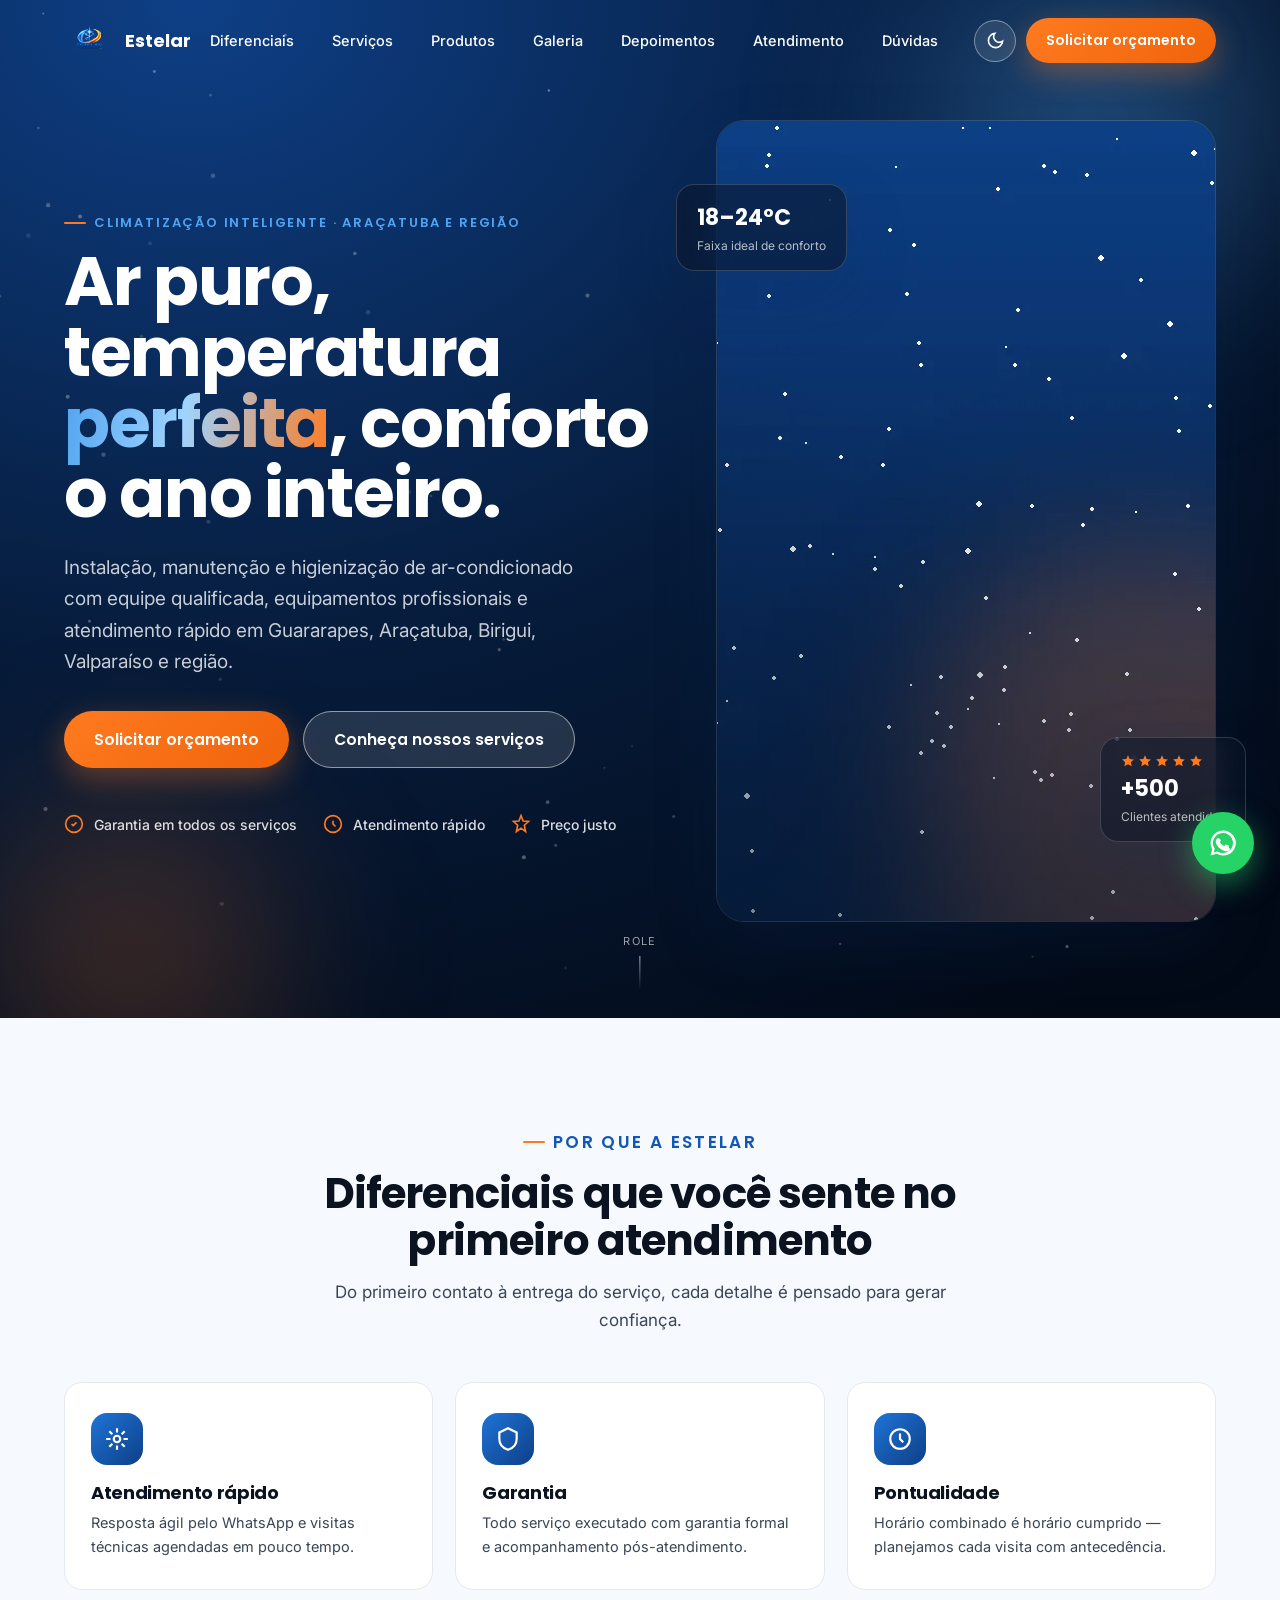
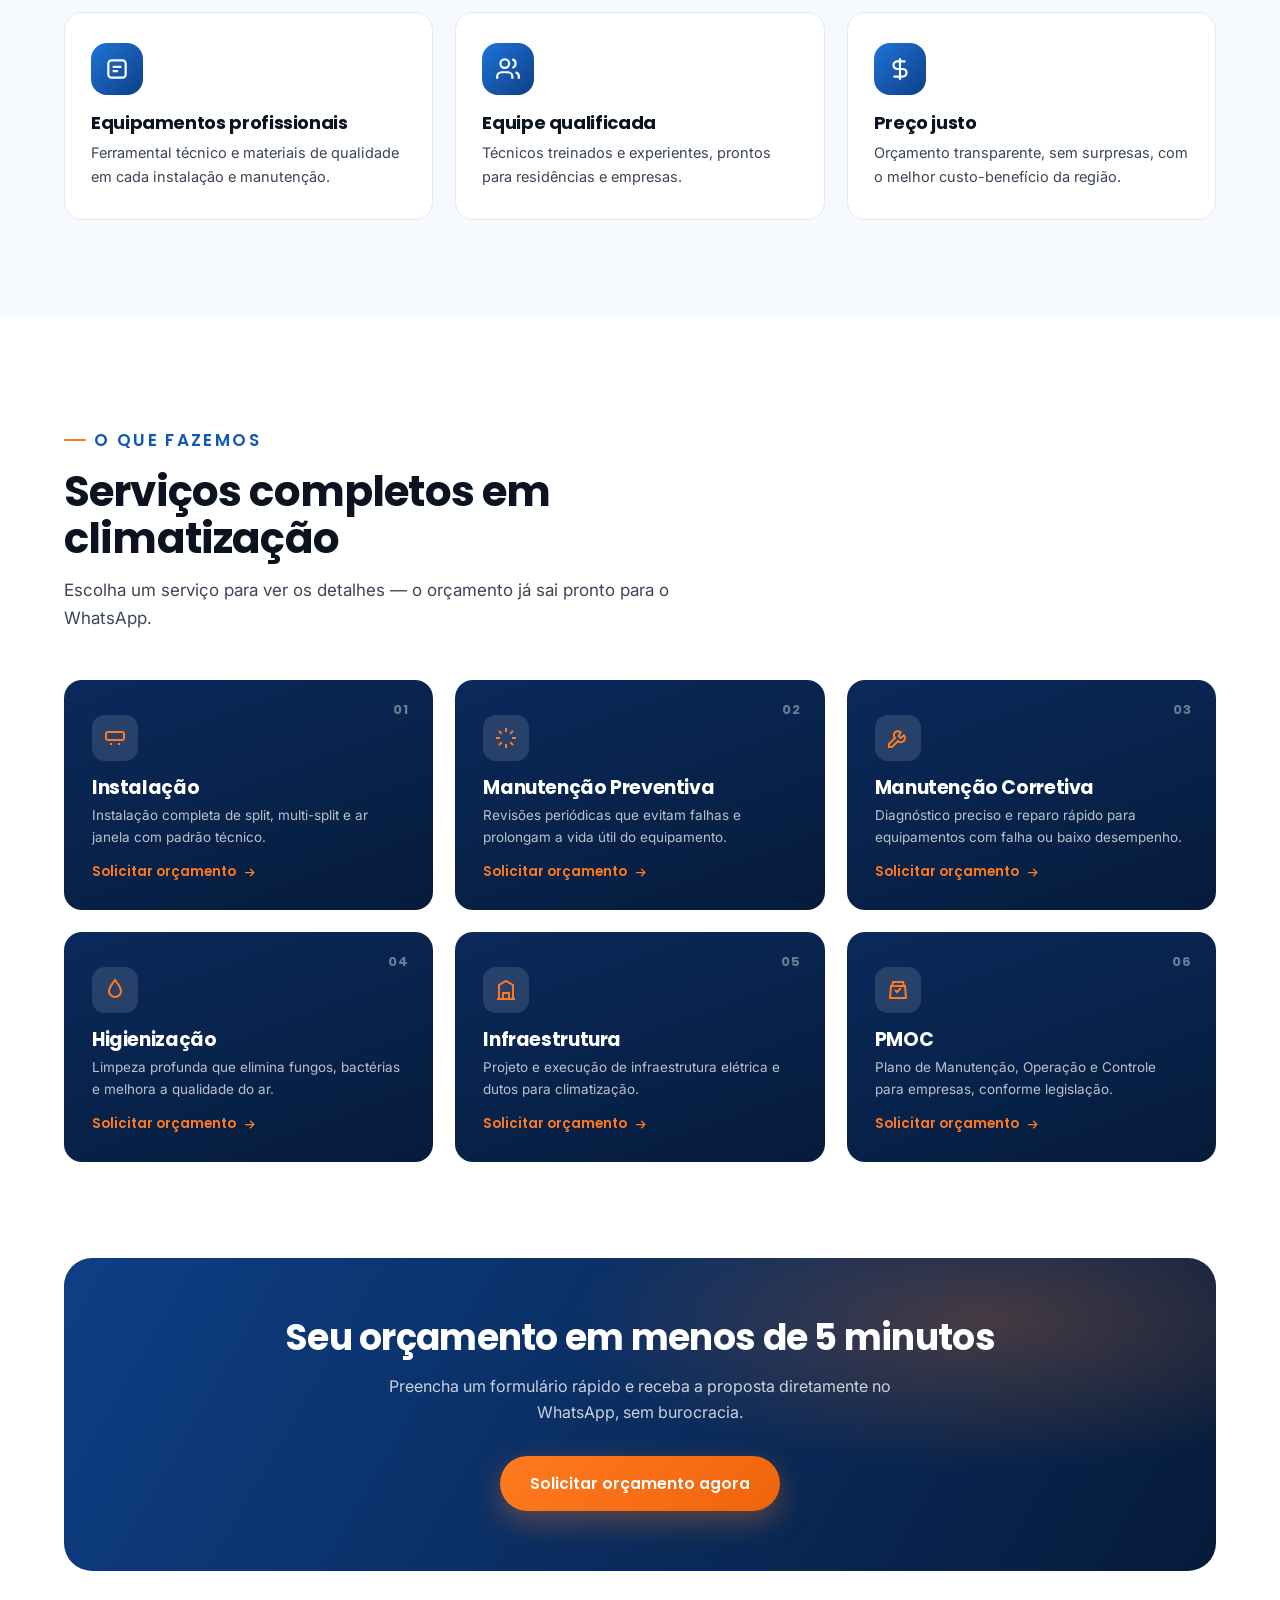
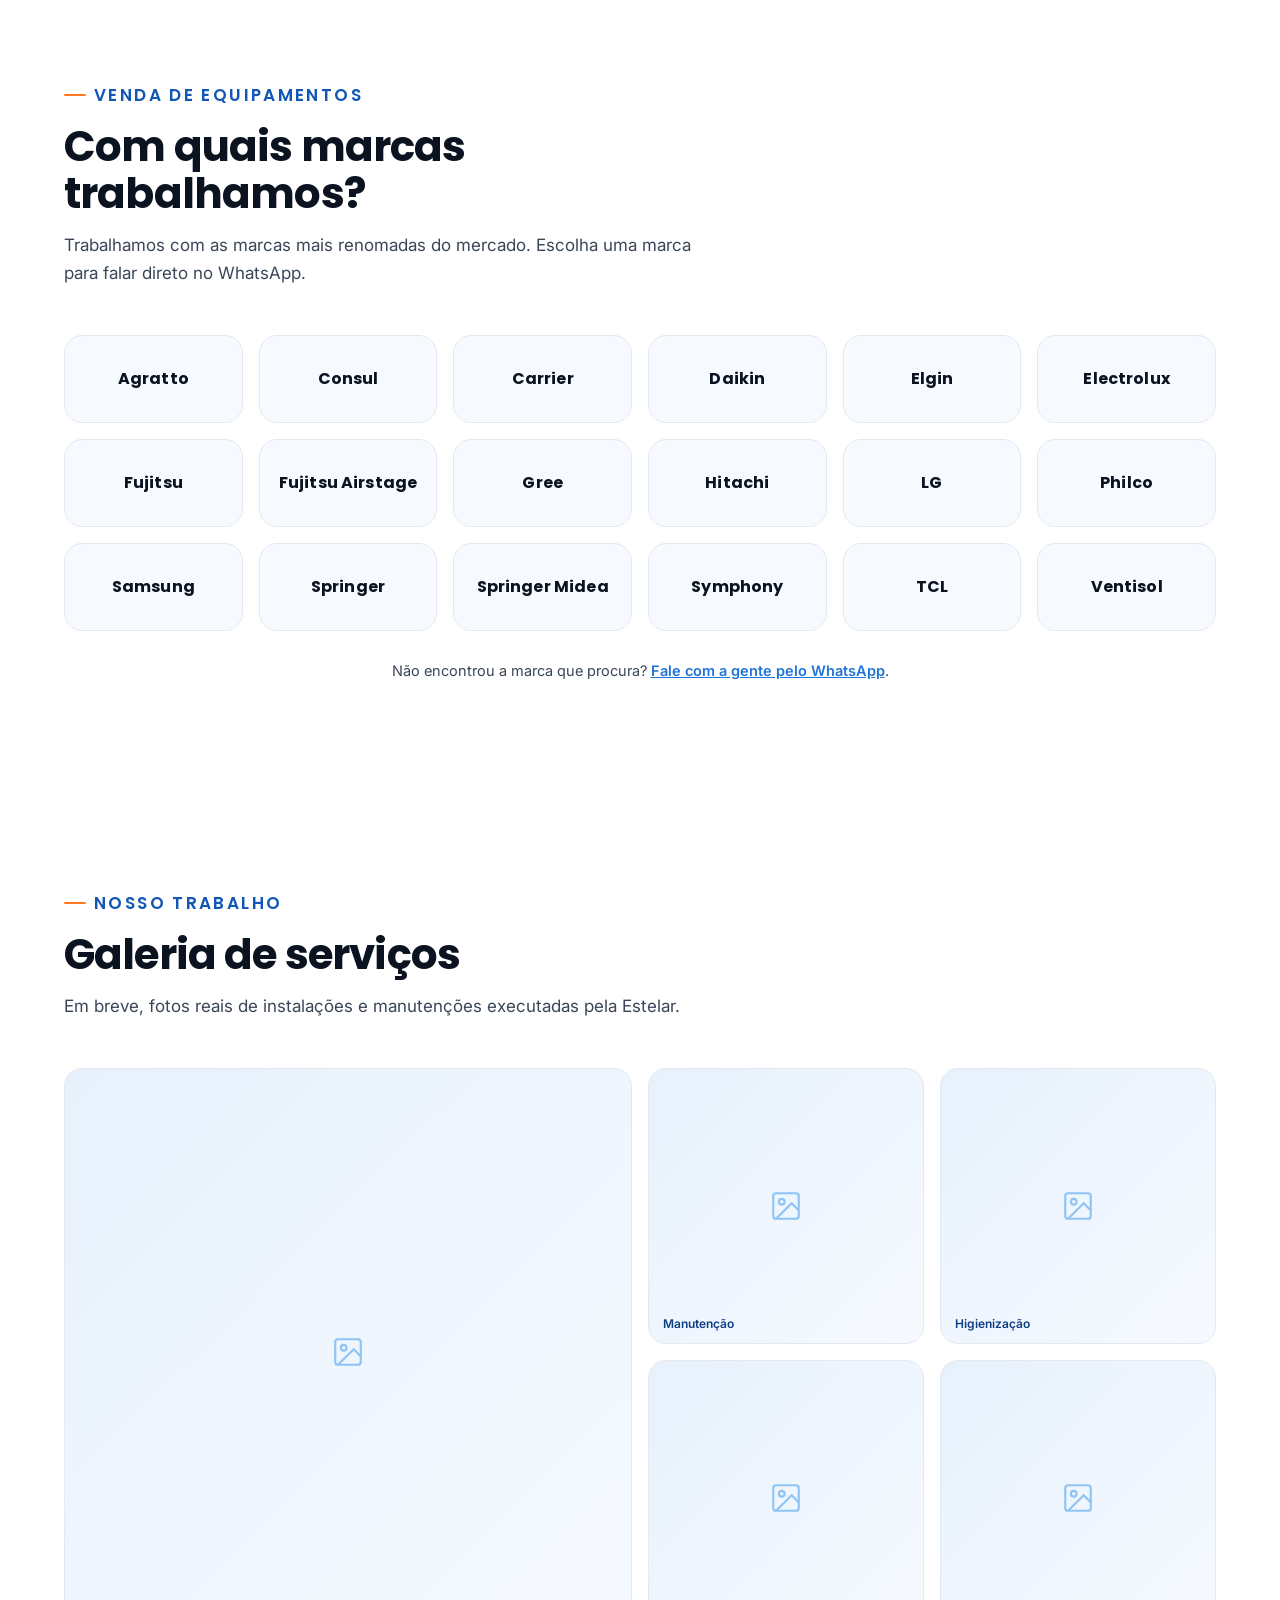
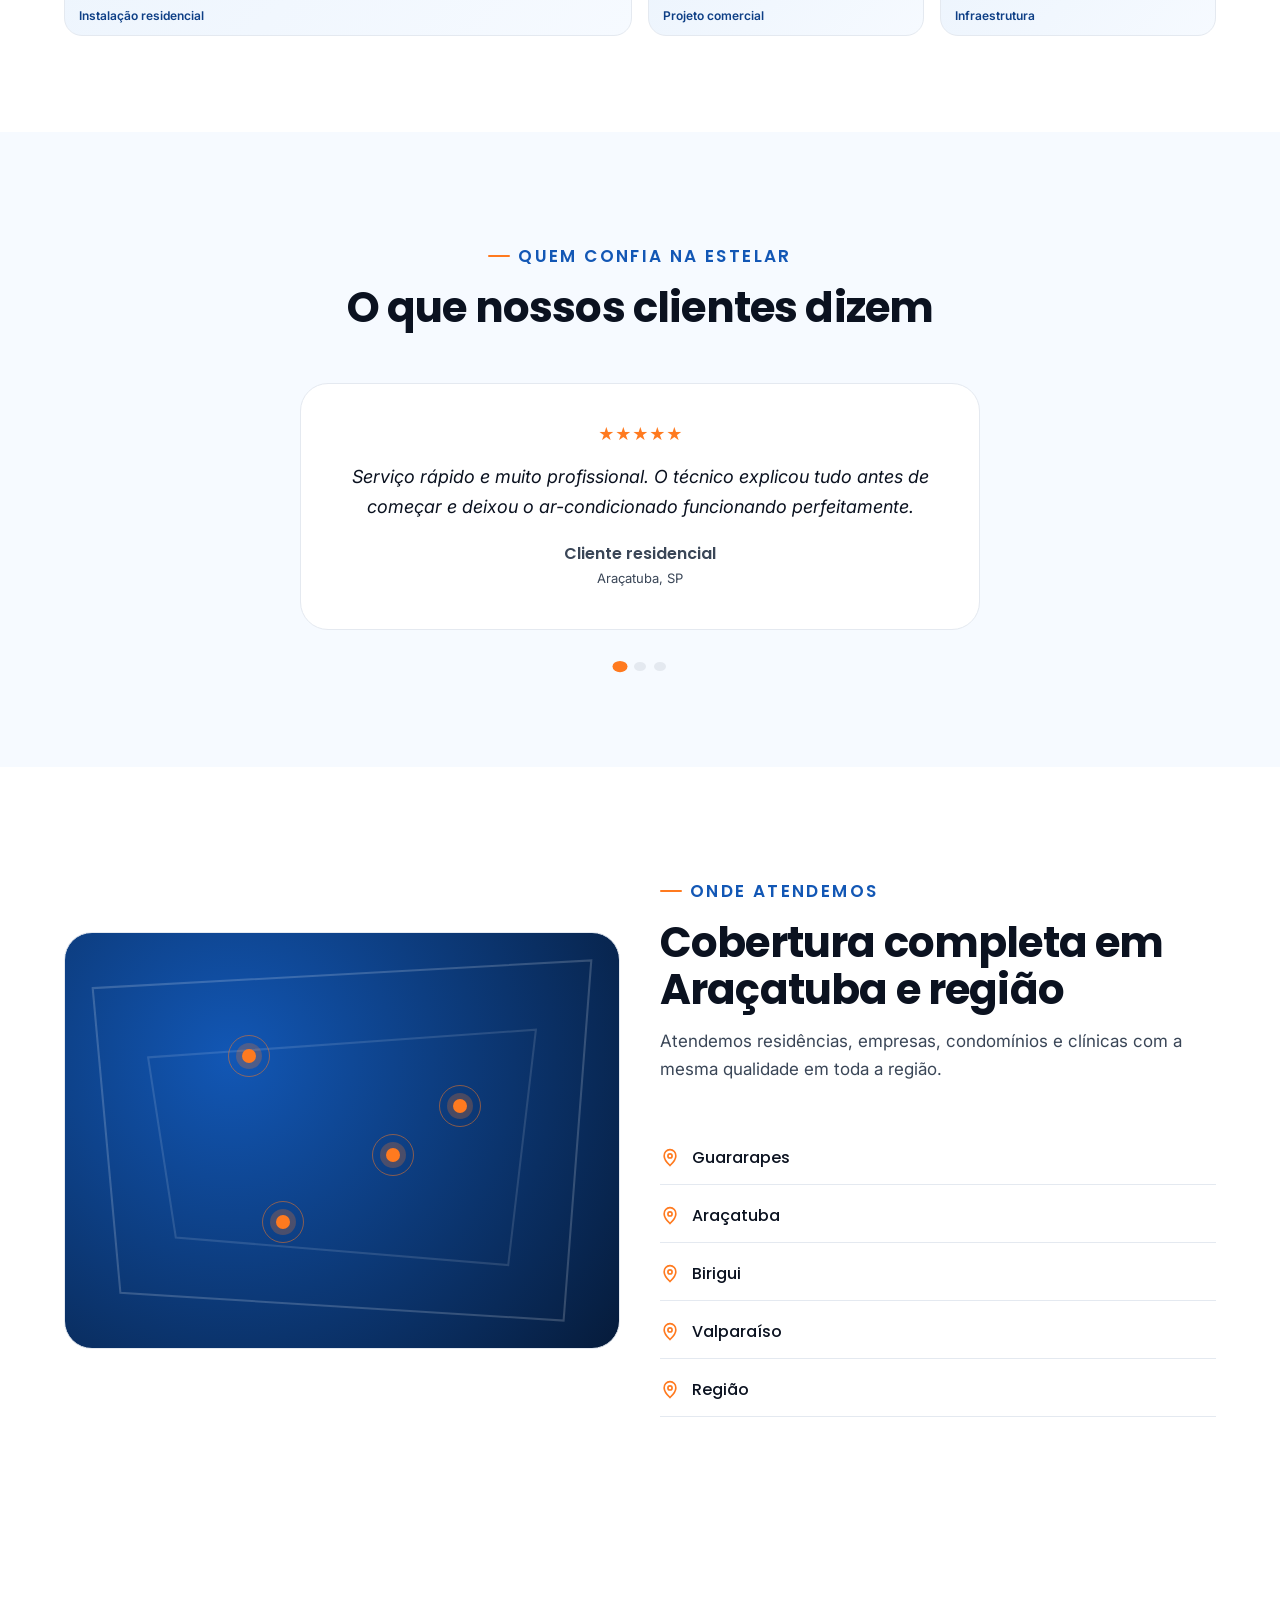
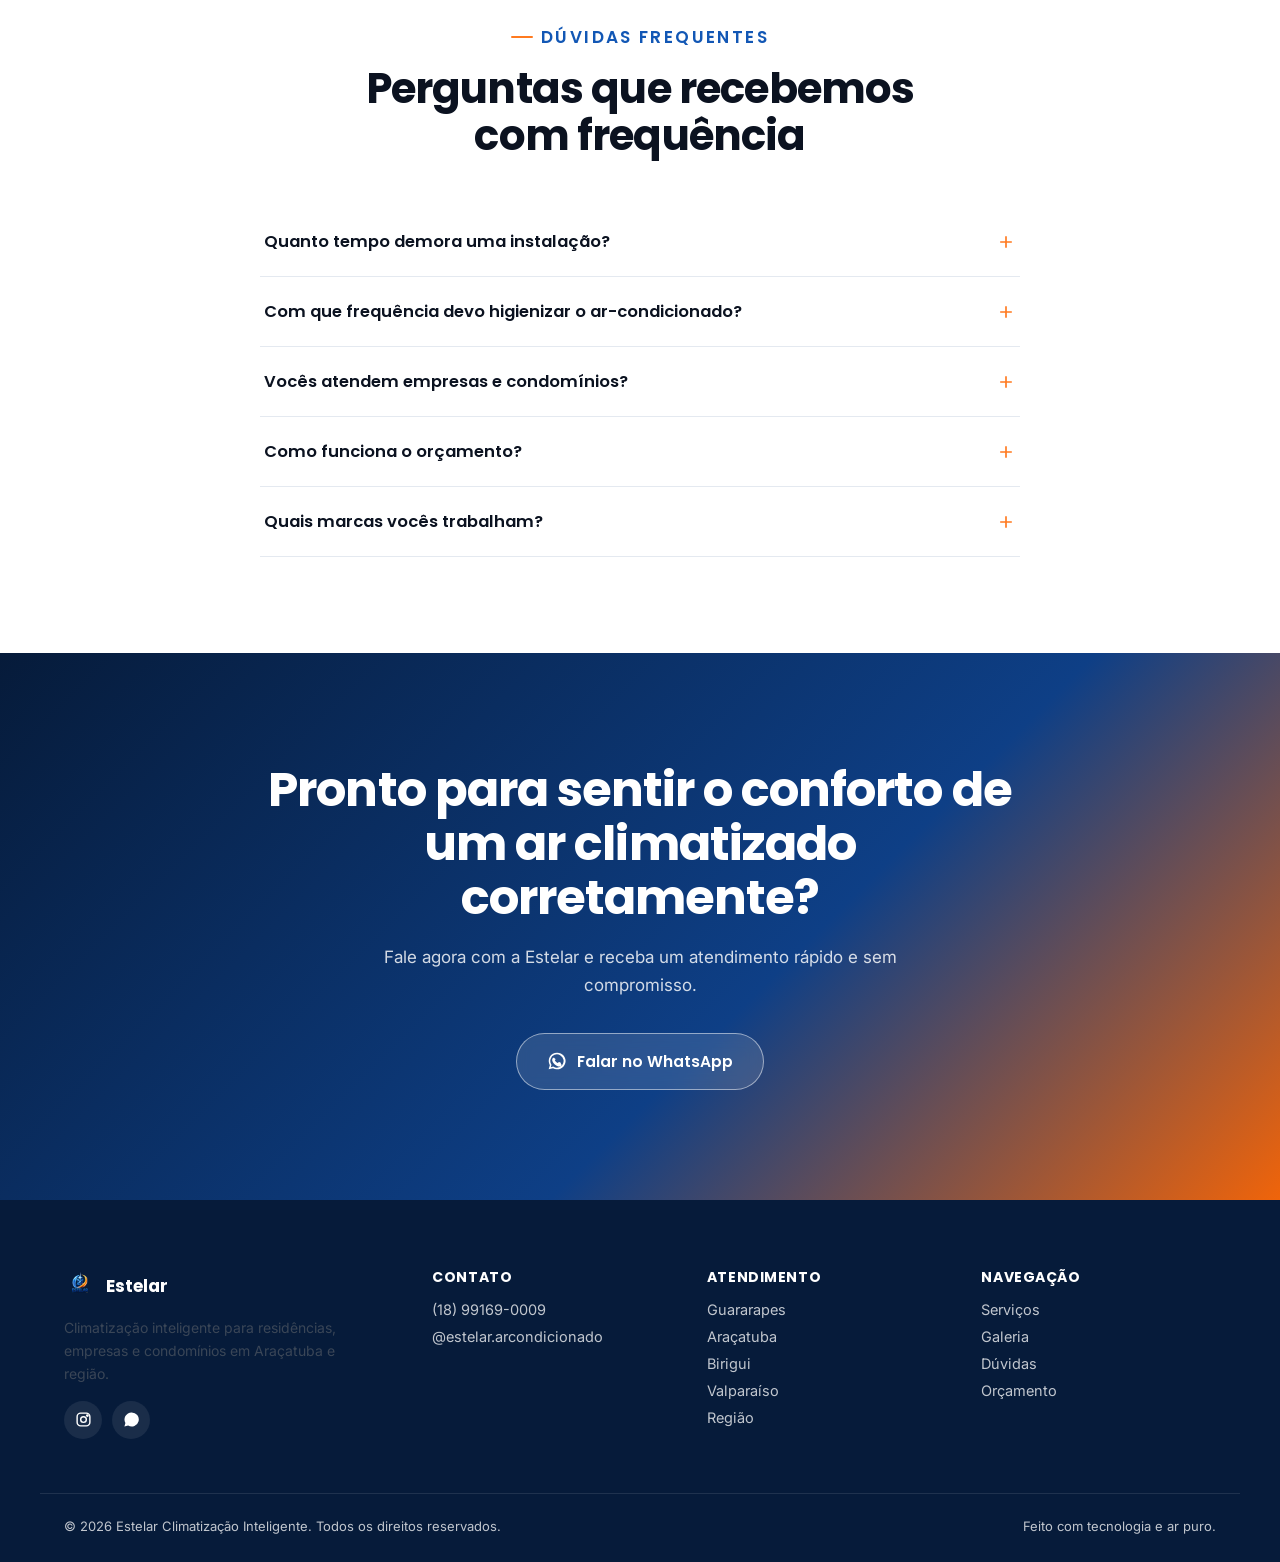
<file: index.html>
<!DOCTYPE html>
<html lang="pt-BR">
<head>
<meta charset="UTF-8">
<meta name="viewport" content="width=device-width, initial-scale=1, viewport-fit=cover">
<title>Estelar Climatização Inteligente | Ar-condicionado em Araçatuba, Birigui, Guararapes e Valparaíso</title>
<meta name="description" content="Instalação, manutenção, higienização e PMOC de ar-condicionado em Araçatuba, Birigui, Guararapes, Valparaíso e região. Atendimento rápido, equipe qualificada e orçamento pelo WhatsApp.">
<meta name="keywords" content="ar condicionado Araçatuba, instalação ar condicionado, manutenção ar condicionado, higienização ar condicionado, PMOC, climatização Birigui, climatização Guararapes, energia solar Araçatuba">
<meta name="author" content="Estelar Climatização Inteligente">
<meta name="robots" content="index, follow">
<link rel="canonical" href="https://www.estelarclimatizacao.com.br/">
<meta name="theme-color" content="#0A2A5C">

<!-- Open Graph -->
<meta property="og:type" content="website">
<meta property="og:site_name" content="Estelar Climatização Inteligente">
<meta property="og:title" content="Estelar Climatização Inteligente | Conforto térmico com tecnologia">
<meta property="og:description" content="Instalação, manutenção, higienização e PMOC de ar-condicionado em Araçatuba, Birigui, Guararapes, Valparaíso e região.">
<meta property="og:image" content="https://www.estelarclimatizacao.com.br/assets/hero.webp">
<meta property="og:url" content="https://www.estelarclimatizacao.com.br/">
<meta property="og:locale" content="pt_BR">

<!-- Twitter Card -->
<meta name="twitter:card" content="summary_large_image">
<meta name="twitter:title" content="Estelar Climatização Inteligente">
<meta name="twitter:description" content="Instalação, manutenção, higienização e PMOC de ar-condicionado em Araçatuba, Birigui, Guararapes, Valparaíso e região.">
<meta name="twitter:image" content="https://www.estelarclimatizacao.com.br/assets/hero.webp">

<!-- Favicons / PWA -->
<link rel="icon" href="/favicon.ico" sizes="any">
<link rel="icon" type="image/png" sizes="32x32" href="/assets/icons/icon-32.png">
<link rel="icon" type="image/png" sizes="16x16" href="/assets/icons/icon-16.png">
<link rel="apple-touch-icon" sizes="180x180" href="/assets/icons/icon-180.png">
<link rel="manifest" href="/manifest.json">

<!-- Fonts -->
<link rel="preconnect" href="https://fonts.googleapis.com">
<link rel="preconnect" href="https://fonts.gstatic.com" crossorigin>
<link href="https://fonts.googleapis.com/css2?family=Inter:wght@400;500;600;700&family=Poppins:wght@500;600;700;800&display=swap" rel="stylesheet">

<link rel="stylesheet" href="style.css">

<!-- Schema.org / JSON-LD -->
<script type="application/ld+json">
{
  "@context": "https://schema.org",
  "@type": "HVACBusiness",
  "name": "Estelar Climatização Inteligente",
  "image": "https://www.estelarclimatizacao.com.br/assets/logo.png",
  "telephone": "+55-18-99169-0009",
  "priceRange": "$$",
  "areaServed": ["Guararapes", "Araçatuba", "Birigui", "Valparaíso", "Região"],
  "address": {
    "@type": "PostalAddress",
    "addressRegion": "SP",
    "addressCountry": "BR"
  },
  "sameAs": ["https://www.instagram.com/estelar.arcondicionado"],
  "url": "https://www.estelarclimatizacao.com.br/",
  "makesOffer": [
    {"@type": "Offer", "itemOffered": {"@type": "Service", "name": "Instalação de ar-condicionado"}},
    {"@type": "Offer", "itemOffered": {"@type": "Service", "name": "Manutenção preventiva e corretiva"}},
    {"@type": "Offer", "itemOffered": {"@type": "Service", "name": "Higienização de ar-condicionado"}},
    {"@type": "Offer", "itemOffered": {"@type": "Service", "name": "PMOC"}}
  ]
}
</script>
</head>
<body>
<a href="#main" class="skip-link">Pular para o conteúdo</a>

<!-- ============ HEADER ============ -->
<header class="header" id="header">
  <div class="container header-inner">
    <a href="#top" class="brand" aria-label="Estelar Climatização Inteligente — início">
      <img src="assets/logo.png" alt="Estelar Climatização Inteligente" width="34" height="21">
      <span>Estelar</span>
    </a>

    <nav class="nav-desktop" aria-label="Navegação principal">
      <a href="#diferenciais">Diferenciais</a>
      <a href="#servicos">Serviços</a>
      <a href="#produtos">Produtos</a>
      <a href="#galeria">Galeria</a>
      <a href="#depoimentos">Depoimentos</a>
      <a href="#atuacao">Atendimento</a>
      <a href="#faq">Dúvidas</a>
    </nav>

    <div class="header-actions">
      <button class="theme-toggle" id="themeToggle" aria-label="Alternar modo escuro">
        <svg class="icon-moon" viewBox="0 0 24 24" fill="none" stroke="currentColor" stroke-width="2"><path d="M21 12.79A9 9 0 1111.21 3 7 7 0 0021 12.79z"/></svg>
        <svg class="icon-sun" viewBox="0 0 24 24" fill="none" stroke="currentColor" stroke-width="2"><circle cx="12" cy="12" r="4"/><path d="M12 2v2M12 20v2M4.93 4.93l1.41 1.41M17.66 17.66l1.41 1.41M2 12h2M20 12h2M6.34 17.66l-1.41 1.41M19.07 4.93l-1.41 1.41"/></svg>
      </button>
      <button class="btn btn-primary btn-sm" id="ctaHeader" data-open-orcamento>Solicitar orçamento</button>
      <button class="hamburger" id="hamburger" aria-label="Abrir menu" aria-expanded="false" aria-controls="navMobile">
        <span></span><span></span><span></span>
      </button>
    </div>
  </div>
</header>

<nav class="nav-mobile" id="navMobile" aria-label="Navegação mobile">
  <a href="#diferenciais">Diferenciais</a>
  <a href="#servicos">Serviços</a>
  <a href="#produtos">Produtos</a>
  <a href="#galeria">Galeria</a>
  <a href="#depoimentos">Depoimentos</a>
  <a href="#atuacao">Atendimento</a>
  <a href="#faq">Dúvidas</a>
  <button class="btn btn-primary" data-open-orcamento>Solicitar orçamento</button>
</nav>

<main id="main">

  <!-- ============ HERO ============ -->
  <section class="hero" id="top">
    <canvas class="hero-particles" id="particles" aria-hidden="true"></canvas>
    <div class="hero-glow hero-glow--1" aria-hidden="true"></div>
    <div class="hero-glow hero-glow--2" aria-hidden="true"></div>

    <div class="container hero-grid">
      <div class="hero-copy">
        <p class="eyebrow">Climatização inteligente · Araçatuba e região</p>
        <h1>Ar puro, temperatura <span>perfeita</span>, conforto o ano inteiro.</h1>
        <p class="lead">Instalação, manutenção e higienização de ar-condicionado com equipe qualificada, equipamentos profissionais e atendimento rápido em Guararapes, Araçatuba, Birigui, Valparaíso e região.</p>
        <div class="hero-actions">
          <button class="btn btn-primary" data-open-orcamento>
            Solicitar orçamento
          </button>
          <a class="btn btn-secondary" href="#servicos">Conheça nossos serviços</a>
        </div>
        <div class="hero-trust">
          <div class="trust-item"><svg viewBox="0 0 24 24" fill="none" stroke="currentColor" stroke-width="2"><path d="M9 12l2 2 4-4"/><circle cx="12" cy="12" r="10"/></svg> Garantia em todos os serviços</div>
          <div class="trust-item"><svg viewBox="0 0 24 24" fill="none" stroke="currentColor" stroke-width="2"><path d="M12 8v4l3 3"/><circle cx="12" cy="12" r="10"/></svg> Atendimento rápido</div>
          <div class="trust-item"><svg viewBox="0 0 24 24" fill="none" stroke="currentColor" stroke-width="2"><path d="M12 2l2.5 6.5L21 9l-5 4.5L17.5 21 12 17l-5.5 4L8 13.5 3 9l6.5-.5z"/></svg> Preço justo</div>
        </div>
      </div>

      <div class="hero-visual">
        <div class="hero-card">
          <img src="assets/hero.webp" alt="Técnico da Estelar realizando instalação profissional de ar-condicionado split" width="640" height="800" loading="eager" fetchpriority="high" onerror="this.src='data:image/svg+xml;utf8,<svg xmlns=%22http://www.w3.org/2000/svg%22 width=%22640%22 height=%22800%22><rect width=%22640%22 height=%22800%22 fill=%22%230E3F86%22/></svg>'">
        </div>
        <div class="hero-float hero-float--temp">
          <strong>18–24°C</strong>
          <span>Faixa ideal de conforto</span>
        </div>
        <div class="hero-float hero-float--stars">
          <div class="float-stars" aria-hidden="true">
            <svg viewBox="0 0 24 24" fill="currentColor"><path d="M12 2l2.9 6.6L22 9.3l-5 4.8 1.3 7-6.3-3.6L5.7 21l1.3-7-5-4.8 7.1-.7z"/></svg>
            <svg viewBox="0 0 24 24" fill="currentColor"><path d="M12 2l2.9 6.6L22 9.3l-5 4.8 1.3 7-6.3-3.6L5.7 21l1.3-7-5-4.8 7.1-.7z"/></svg>
            <svg viewBox="0 0 24 24" fill="currentColor"><path d="M12 2l2.9 6.6L22 9.3l-5 4.8 1.3 7-6.3-3.6L5.7 21l1.3-7-5-4.8 7.1-.7z"/></svg>
            <svg viewBox="0 0 24 24" fill="currentColor"><path d="M12 2l2.9 6.6L22 9.3l-5 4.8 1.3 7-6.3-3.6L5.7 21l1.3-7-5-4.8 7.1-.7z"/></svg>
            <svg viewBox="0 0 24 24" fill="currentColor"><path d="M12 2l2.9 6.6L22 9.3l-5 4.8 1.3 7-6.3-3.6L5.7 21l1.3-7-5-4.8 7.1-.7z"/></svg>
          </div>
          <strong>+500</strong>
          <span>Clientes atendidos</span>
        </div>
      </div>
    </div>

    <div class="scroll-cue"><span>Role</span><div class="line"></div></div>
  </section>

  <!-- ============ DIFERENCIAIS ============ -->
  <section class="diferenciais" id="diferenciais">
    <div class="container">
      <div class="section-head center reveal">
        <p class="eyebrow" style="justify-content:center;">Por que a Estelar</p>
        <h2>Diferenciais que você sente no primeiro atendimento</h2>
        <p>Do primeiro contato à entrega do serviço, cada detalhe é pensado para gerar confiança.</p>
      </div>

      <div class="dif-grid">
        <div class="dif-card reveal">
          <div class="dif-icon"><svg viewBox="0 0 24 24" fill="none" stroke="#fff" stroke-width="2"><path d="M12 2v4M12 18v4M4.9 4.9l2.8 2.8M16.3 16.3l2.8 2.8M2 12h4M18 12h4M4.9 19.1l2.8-2.8M16.3 7.7l2.8-2.8"/><circle cx="12" cy="12" r="3"/></svg></div>
          <h3>Atendimento rápido</h3>
          <p>Resposta ágil pelo WhatsApp e visitas técnicas agendadas em pouco tempo.</p>
        </div>
        <div class="dif-card reveal">
          <div class="dif-icon"><svg viewBox="0 0 24 24" fill="none" stroke="#fff" stroke-width="2"><path d="M12 2l8 4v6c0 5-3.5 8.5-8 10-4.5-1.5-8-5-8-10V6l8-4z"/></svg></div>
          <h3>Garantia</h3>
          <p>Todo serviço executado com garantia formal e acompanhamento pós-atendimento.</p>
        </div>
        <div class="dif-card reveal">
          <div class="dif-icon"><svg viewBox="0 0 24 24" fill="none" stroke="#fff" stroke-width="2"><circle cx="12" cy="12" r="9"/><path d="M12 7v5l3 3"/></svg></div>
          <h3>Pontualidade</h3>
          <p>Horário combinado é horário cumprido — planejamos cada visita com antecedência.</p>
        </div>
        <div class="dif-card reveal">
          <div class="dif-icon"><svg viewBox="0 0 24 24" fill="none" stroke="#fff" stroke-width="2"><rect x="4" y="4" width="16" height="16" rx="3"/><path d="M8 10h8M8 14h5"/></svg></div>
          <h3>Equipamentos profissionais</h3>
          <p>Ferramental técnico e materiais de qualidade em cada instalação e manutenção.</p>
        </div>
        <div class="dif-card reveal">
          <div class="dif-icon"><svg viewBox="0 0 24 24" fill="none" stroke="#fff" stroke-width="2"><path d="M16 21v-2a4 4 0 00-4-4H6a4 4 0 00-4 4v2"/><circle cx="9" cy="7" r="4"/><path d="M22 21v-2a4 4 0 00-3-3.87M16 3.13a4 4 0 010 7.75"/></svg></div>
          <h3>Equipe qualificada</h3>
          <p>Técnicos treinados e experientes, prontos para residências e empresas.</p>
        </div>
        <div class="dif-card reveal">
          <div class="dif-icon"><svg viewBox="0 0 24 24" fill="none" stroke="#fff" stroke-width="2"><path d="M12 2v20M17 5H9.5a3.5 3.5 0 000 7h5a3.5 3.5 0 010 7H6"/></svg></div>
          <h3>Preço justo</h3>
          <p>Orçamento transparente, sem surpresas, com o melhor custo-benefício da região.</p>
        </div>
      </div>
    </div>
  </section>

  <!-- ============ SERVIÇOS ============ -->
  <section class="servicos" id="servicos">
    <div class="container">
      <div class="section-head reveal">
        <p class="eyebrow">O que fazemos</p>
        <h2>Serviços completos em climatização</h2>
        <p>Escolha um serviço para ver os detalhes — o orçamento já sai pronto para o WhatsApp.</p>
      </div>

      <div class="servicos-grid">
        <button class="servico-card reveal" data-service="Instalação">
          <span class="servico-num">01</span>
          <div class="servico-icon"><svg viewBox="0 0 24 24" fill="none" stroke="currentColor" stroke-width="2"><rect x="3" y="6" width="18" height="8" rx="2"/><path d="M7 18h2M15 18h2"/></svg></div>
          <h3>Instalação</h3>
          <p>Instalação completa de split, multi-split e ar janela com padrão técnico.</p>
          <span class="servico-link">Solicitar orçamento <svg viewBox="0 0 24 24" fill="none" stroke="currentColor" stroke-width="2"><path d="M5 12h14M13 6l6 6-6 6"/></svg></span>
        </button>

        <button class="servico-card reveal" data-service="Manutenção Preventiva">
          <span class="servico-num">02</span>
          <div class="servico-icon"><svg viewBox="0 0 24 24" fill="none" stroke="currentColor" stroke-width="2"><path d="M12 2v4M12 18v4M4.9 4.9l2.8 2.8M16.3 16.3l2.8 2.8M2 12h4M18 12h4M4.9 19.1l2.8-2.8M16.3 7.7l2.8-2.8"/></svg></div>
          <h3>Manutenção Preventiva</h3>
          <p>Revisões periódicas que evitam falhas e prolongam a vida útil do equipamento.</p>
          <span class="servico-link">Solicitar orçamento <svg viewBox="0 0 24 24" fill="none" stroke="currentColor" stroke-width="2"><path d="M5 12h14M13 6l6 6-6 6"/></svg></span>
        </button>

        <button class="servico-card reveal" data-service="Manutenção Corretiva">
          <span class="servico-num">03</span>
          <div class="servico-icon"><svg viewBox="0 0 24 24" fill="none" stroke="currentColor" stroke-width="2"><path d="M14.7 6.3a4 4 0 00-5.66 5.66L3 18v3h3l6.03-6.03a4 4 0 005.67-5.67l-2.83 2.83-2.12-2.12z"/></svg></div>
          <h3>Manutenção Corretiva</h3>
          <p>Diagnóstico preciso e reparo rápido para equipamentos com falha ou baixo desempenho.</p>
          <span class="servico-link">Solicitar orçamento <svg viewBox="0 0 24 24" fill="none" stroke="currentColor" stroke-width="2"><path d="M5 12h14M13 6l6 6-6 6"/></svg></span>
        </button>

        <button class="servico-card reveal" data-service="Higienização">
          <span class="servico-num">04</span>
          <div class="servico-icon"><svg viewBox="0 0 24 24" fill="none" stroke="currentColor" stroke-width="2"><path d="M12 2C9 6 6 9.5 6 13a6 6 0 0012 0c0-3.5-3-7-6-11z"/></svg></div>
          <h3>Higienização</h3>
          <p>Limpeza profunda que elimina fungos, bactérias e melhora a qualidade do ar.</p>
          <span class="servico-link">Solicitar orçamento <svg viewBox="0 0 24 24" fill="none" stroke="currentColor" stroke-width="2"><path d="M5 12h14M13 6l6 6-6 6"/></svg></span>
        </button>

        <button class="servico-card reveal" data-service="Infraestrutura">
          <span class="servico-num">05</span>
          <div class="servico-icon"><svg viewBox="0 0 24 24" fill="none" stroke="currentColor" stroke-width="2"><path d="M3 21h18M5 21V7l7-4 7 4v14M9 21v-6h6v6"/></svg></div>
          <h3>Infraestrutura</h3>
          <p>Projeto e execução de infraestrutura elétrica e dutos para climatização.</p>
          <span class="servico-link">Solicitar orçamento <svg viewBox="0 0 24 24" fill="none" stroke="currentColor" stroke-width="2"><path d="M5 12h14M13 6l6 6-6 6"/></svg></span>
        </button>

        <button class="servico-card reveal" data-service="PMOC">
          <span class="servico-num">06</span>
          <div class="servico-icon"><svg viewBox="0 0 24 24" fill="none" stroke="currentColor" stroke-width="2"><path d="M9 12l2 2 4-4M7 4h10l1 4H6l1-4zM5 8h14l1 12H4L5 8z"/></svg></div>
          <h3>PMOC</h3>
          <p>Plano de Manutenção, Operação e Controle para empresas, conforme legislação.</p>
          <span class="servico-link">Solicitar orçamento <svg viewBox="0 0 24 24" fill="none" stroke="currentColor" stroke-width="2"><path d="M5 12h14M13 6l6 6-6 6"/></svg></span>
        </button>
      </div>
    </div>
  </section>

 <!-- ============ ORÇAMENTO CTA ============ -->
  <section class="container">
    <div class="orcamento-cta reveal">
      <h2>Seu orçamento em menos de 5 minutos</h2>
      <p>Preencha um formulário rápido e receba a proposta diretamente no WhatsApp, sem burocracia.</p>
      <button class="btn btn-primary" data-open-orcamento>Solicitar orçamento agora</button>
    </div>
  </section>
  
  <!-- ============ PRODUTOS ============ -->
  <section class="produtos" id="produtos">
    <div class="container">
      <div class="section-head reveal">
        <p class="eyebrow">Venda de equipamentos</p>
        <h2>Com quais marcas trabalhamos?</h2>
        <p>Trabalhamos com as marcas mais renomadas do mercado. Escolha uma marca para falar direto no WhatsApp.</p>
      </div>

      <div class="marcas-grid">
        <button class="marca-card reveal" data-marca="Agratto"><span>Agratto</span></button>
        <button class="marca-card reveal" data-marca="Consul"><span>Consul</span></button>
        <button class="marca-card reveal" data-marca="Carrier"><span>Carrier</span></button>
        <button class="marca-card reveal" data-marca="Daikin"><span>Daikin</span></button>
        <button class="marca-card reveal" data-marca="Elgin"><span>Elgin</span></button>
        <button class="marca-card reveal" data-marca="Electrolux"><span>Electrolux</span></button>
        <button class="marca-card reveal" data-marca="Fujitsu"><span>Fujitsu</span></button>
        <button class="marca-card reveal" data-marca="Fujitsu Airstage"><span>Fujitsu Airstage</span></button>
        <button class="marca-card reveal" data-marca="Gree"><span>Gree</span></button>
        <button class="marca-card reveal" data-marca="Hitachi"><span>Hitachi</span></button>
        <button class="marca-card reveal" data-marca="LG"><span>LG</span></button>
        <button class="marca-card reveal" data-marca="Philco"><span>Philco</span></button>
        <button class="marca-card reveal" data-marca="Samsung"><span>Samsung</span></button>
        <button class="marca-card reveal" data-marca="Springer"><span>Springer</span></button>
        <button class="marca-card reveal" data-marca="Springer Midea"><span>Springer Midea</span></button>
        <button class="marca-card reveal" data-marca="Symphony"><span>Symphony</span></button>
        <button class="marca-card reveal" data-marca="TCL"><span>TCL</span></button>
        <button class="marca-card reveal" data-marca="Ventisol"><span>Ventisol</span></button>
      </div>

      <p class="marcas-nota reveal">Não encontrou a marca que procura? <button class="link-inline" data-open-vendas>Fale com a gente pelo WhatsApp</button>.</p>
    </div>
  </section>

  <!-- ============ GALERIA ============ -->
  <section class="galeria" id="galeria">
    <div class="container">
      <div class="section-head reveal">
        <p class="eyebrow">Nosso trabalho</p>
        <h2>Galeria de serviços</h2>
        <p>Em breve, fotos reais de instalações e manutenções executadas pela Estelar.</p>
      </div>
      <div class="galeria-grid">
        <div class="g-item reveal"><svg viewBox="0 0 24 24" fill="none" stroke="currentColor" stroke-width="1.5"><rect x="3" y="3" width="18" height="18" rx="2"/><circle cx="9" cy="9" r="2"/><path d="M21 15l-5-5L5 21"/></svg><span>Instalação residencial</span></div>
        <div class="g-item reveal"><svg viewBox="0 0 24 24" fill="none" stroke="currentColor" stroke-width="1.5"><rect x="3" y="3" width="18" height="18" rx="2"/><circle cx="9" cy="9" r="2"/><path d="M21 15l-5-5L5 21"/></svg><span>Manutenção</span></div>
        <div class="g-item reveal"><svg viewBox="0 0 24 24" fill="none" stroke="currentColor" stroke-width="1.5"><rect x="3" y="3" width="18" height="18" rx="2"/><circle cx="9" cy="9" r="2"/><path d="M21 15l-5-5L5 21"/></svg><span>Higienização</span></div>
        <div class="g-item reveal"><svg viewBox="0 0 24 24" fill="none" stroke="currentColor" stroke-width="1.5"><rect x="3" y="3" width="18" height="18" rx="2"/><circle cx="9" cy="9" r="2"/><path d="M21 15l-5-5L5 21"/></svg><span>Projeto comercial</span></div>
        <div class="g-item reveal"><svg viewBox="0 0 24 24" fill="none" stroke="currentColor" stroke-width="1.5"><rect x="3" y="3" width="18" height="18" rx="2"/><circle cx="9" cy="9" r="2"/><path d="M21 15l-5-5L5 21"/></svg><span>Infraestrutura</span></div>
      </div>
    </div>
  </section>

  <!-- ============ DEPOIMENTOS ============ -->
  <section class="depoimentos" id="depoimentos">
    <div class="container">
      <div class="section-head center reveal">
        <p class="eyebrow" style="justify-content:center;">Quem confia na Estelar</p>
        <h2>O que nossos clientes dizem</h2>
      </div>

      <div class="testi-track reveal">
        <div class="testi-slides" id="testiSlides">
          <div class="testi-slide">
            <div class="testi-card">
              <div class="testi-stars">★★★★★</div>
              <p class="quote">Serviço rápido e muito profissional. O técnico explicou tudo antes de começar e deixou o ar-condicionado funcionando perfeitamente.</p>
              <p class="testi-name">Cliente residencial</p>
              <p class="testi-role">Araçatuba, SP</p>
            </div>
          </div>
          <div class="testi-slide">
            <div class="testi-card">
              <div class="testi-stars">★★★★★</div>
              <p class="quote">Contratamos para o PMOC da empresa e o acompanhamento é excelente. Pontualidade e organização acima da média.</p>
              <p class="testi-name">Cliente comercial</p>
              <p class="testi-role">Birigui, SP</p>
            </div>
          </div>
          <div class="testi-slide">
            <div class="testi-card">
              <div class="testi-stars">★★★★★</div>
              <p class="quote">A higienização fez muita diferença na qualidade do ar do consultório. Recomendo a equipe da Estelar.</p>
              <p class="testi-name">Cliente clínica</p>
              <p class="testi-role">Guararapes, SP</p>
            </div>
          </div>
        </div>
      </div>
      <div class="testi-dots" id="testiDots"></div>
    </div>
  </section>

  <!-- ============ ÁREA DE ATUAÇÃO ============ -->
  <section class="atuacao" id="atuacao">
    <div class="container area-grid">
      <div class="reveal">
        <div class="area-map">
          <svg viewBox="0 0 400 300" preserveAspectRatio="xMidYMid slice" aria-hidden="true">
            <path d="M20 40 L380 20 L360 280 L40 260 Z" fill="none" stroke="rgba(255,255,255,0.18)" stroke-width="1.5"/>
            <path d="M60 90 L340 70 L320 240 L80 220 Z" fill="none" stroke="rgba(255,255,255,0.12)" stroke-width="1.5"/>
          </svg>
          <div class="area-pin" style="top:28%; left:32%;" title="Araçatuba"></div>
          <div class="area-pin" style="top:52%; left:58%;" title="Birigui"></div>
          <div class="area-pin" style="top:68%; left:38%;" title="Guararapes"></div>
          <div class="area-pin" style="top:40%; left:70%;" title="Valparaíso"></div>
        </div>
      </div>
      <div>
        <div class="section-head reveal">
          <p class="eyebrow">Onde atendemos</p>
          <h2>Cobertura completa em Araçatuba e região</h2>
          <p>Atendemos residências, empresas, condomínios e clínicas com a mesma qualidade em toda a região.</p>
        </div>
        <ul class="area-list reveal">
          <li><svg viewBox="0 0 24 24" fill="none" stroke="currentColor" stroke-width="2"><path d="M12 21s-7-6.5-7-11.5A7 7 0 0112 2a7 7 0 017 7.5C19 14.5 12 21 12 21z"/><circle cx="12" cy="9.5" r="2.5"/></svg> Guararapes</li>
          <li><svg viewBox="0 0 24 24" fill="none" stroke="currentColor" stroke-width="2"><path d="M12 21s-7-6.5-7-11.5A7 7 0 0112 2a7 7 0 017 7.5C19 14.5 12 21 12 21z"/><circle cx="12" cy="9.5" r="2.5"/></svg> Araçatuba</li>
          <li><svg viewBox="0 0 24 24" fill="none" stroke="currentColor" stroke-width="2"><path d="M12 21s-7-6.5-7-11.5A7 7 0 0112 2a7 7 0 017 7.5C19 14.5 12 21 12 21z"/><circle cx="12" cy="9.5" r="2.5"/></svg> Birigui</li>
          <li><svg viewBox="0 0 24 24" fill="none" stroke="currentColor" stroke-width="2"><path d="M12 21s-7-6.5-7-11.5A7 7 0 0112 2a7 7 0 017 7.5C19 14.5 12 21 12 21z"/><circle cx="12" cy="9.5" r="2.5"/></svg> Valparaíso</li>
          <li><svg viewBox="0 0 24 24" fill="none" stroke="currentColor" stroke-width="2"><path d="M12 21s-7-6.5-7-11.5A7 7 0 0112 2a7 7 0 017 7.5C19 14.5 12 21 12 21z"/><circle cx="12" cy="9.5" r="2.5"/></svg> Região</li>
        </ul>
      </div>
    </div>
  </section>

  <!-- ============ FAQ ============ -->
  <section class="faq" id="faq">
    <div class="container">
      <div class="section-head center reveal">
        <p class="eyebrow" style="justify-content:center;">Dúvidas frequentes</p>
        <h2>Perguntas que recebemos com frequência</h2>
      </div>
      <div class="faq-list reveal">
        <div class="faq-item">
          <button class="faq-q" aria-expanded="false">Quanto tempo demora uma instalação? <svg viewBox="0 0 24 24" fill="none" stroke="currentColor" stroke-width="2"><path d="M12 5v14M5 12h14"/></svg></button>
          <div class="faq-a"><p>Em geral, a instalação de um split leva de 2 a 4 horas, dependendo da infraestrutura elétrica e da distância entre unidades.</p></div>
        </div>
        <div class="faq-item">
          <button class="faq-q" aria-expanded="false">Com que frequência devo higienizar o ar-condicionado? <svg viewBox="0 0 24 24" fill="none" stroke="currentColor" stroke-width="2"><path d="M12 5v14M5 12h14"/></svg></button>
          <div class="faq-a"><p>Recomendamos a cada 3 a 6 meses para uso residencial, e mensal a trimestral para ambientes comerciais e clínicas.</p></div>
        </div>
        <div class="faq-item">
          <button class="faq-q" aria-expanded="false">Vocês atendem empresas e condomínios? <svg viewBox="0 0 24 24" fill="none" stroke="currentColor" stroke-width="2"><path d="M12 5v14M5 12h14"/></svg></button>
          <div class="faq-a"><p>Sim. Atendemos residências, comércios, empresas, condomínios e clínicas, incluindo contratos de PMOC.</p></div>
        </div>
        <div class="faq-item">
          <button class="faq-q" aria-expanded="false">Como funciona o orçamento? <svg viewBox="0 0 24 24" fill="none" stroke="currentColor" stroke-width="2"><path d="M12 5v14M5 12h14"/></svg></button>
          <div class="faq-a"><p>Você preenche um formulário rápido no site e recebe a proposta diretamente pelo WhatsApp, sem compromisso.</p></div>
        </div>
        <div class="faq-item">
          <button class="faq-q" aria-expanded="false">Quais marcas vocês trabalham? <svg viewBox="0 0 24 24" fill="none" stroke="currentColor" stroke-width="2"><path d="M12 5v14M5 12h14"/></svg></button>
          <div class="faq-a"><p>Trabalhamos com as principais marcas do mercado. Se tiver dúvida sobre a sua, é só perguntar no orçamento.</p></div>
        </div>
      </div>
    </div>
  </section>

  <!-- ============ CTA FINAL ============ -->
  <section class="cta-final">
    <div class="container">
      <h2>Pronto para sentir o conforto de um ar climatizado corretamente?</h2>
      <p>Fale agora com a Estelar e receba um atendimento rápido e sem compromisso.</p>
      <a class="btn btn-secondary" href="https://wa.me/5518991690009" target="_blank" rel="noopener">
        <svg width="20" height="20" viewBox="0 0 24 24" fill="currentColor"><path d="M12 2a10 10 0 00-8.6 15L2 22l5.2-1.4A10 10 0 1012 2zm0 18a8 8 0 01-4.1-1.1l-.3-.2-3 .8.8-2.9-.2-.3A8 8 0 1112 20zm4.4-6c-.2-.1-1.5-.7-1.7-.8-.2-.1-.4-.1-.6.1-.2.2-.7.8-.8.9-.2.2-.3.2-.5.1a6.6 6.6 0 01-3.3-2.9c-.3-.4.3-.4.7-1.3.1-.2 0-.3 0-.5L9 8.6c-.1-.2-.5-.4-.6-.4h-.5c-.2 0-.5.1-.7.3-.2.2-1 1-1 2.3 0 1.4 1 2.7 1.1 2.9.1.2 2 3 4.8 4.2.7.3 1.2.5 1.6.6.7.2 1.3.2 1.8.1.5-.1 1.5-.6 1.8-1.2.2-.6.2-1.1.1-1.2-.1-.1-.2-.2-.5-.3z"/></svg>
        Falar no WhatsApp
      </a>
    </div>
  </section>

</main>

<!-- ============ RODAPÉ ============ -->
<footer class="footer">
  <div class="container footer-grid">
    <div>
      <div class="footer-brand">
        <img src="assets/logo.png" alt="Estelar" width="32" height="20">
        <span>Estelar</span>
      </div>
      <p class="footer-desc">Climatização inteligente para residências, empresas e condomínios em Araçatuba e região.</p>
      <div class="footer-social">
        <a href="https://www.instagram.com/estelar.arcondicionado" target="_blank" rel="noopener" aria-label="Instagram da Estelar"><svg viewBox="0 0 24 24" fill="none" stroke="#fff" stroke-width="2"><rect x="3" y="3" width="18" height="18" rx="5"/><circle cx="12" cy="12" r="4"/><circle cx="17.5" cy="6.5" r="1"/></svg></a>
        <a href="https://wa.me/5518991690009" target="_blank" rel="noopener" aria-label="WhatsApp da Estelar"><svg viewBox="0 0 24 24" fill="#fff"><path d="M12 2a10 10 0 00-8.6 15L2 22l5.2-1.4A10 10 0 1012 2z"/></svg></a>
      </div>
    </div>
    <div>
      <h4>Contato</h4>
      <ul>
        <li><a href="https://wa.me/5518991690009" target="_blank" rel="noopener">(18) 99169-0009</a></li>
        <li><a href="https://www.instagram.com/estelar.arcondicionado" target="_blank" rel="noopener">@estelar.arcondicionado</a></li>
      </ul>
    </div>
    <div>
      <h4>Atendimento</h4>
      <ul>
        <li>Guararapes</li>
        <li>Araçatuba</li>
        <li>Birigui</li>
        <li>Valparaíso</li>
        <li>Região</li>
      </ul>
    </div>
    <div>
      <h4>Navegação</h4>
      <ul>
        <li><a href="#servicos">Serviços</a></li>
        <li><a href="#galeria">Galeria</a></li>
        <li><a href="#faq">Dúvidas</a></li>
        <li><a href="#" data-open-orcamento>Orçamento</a></li>
      </ul>
    </div>
  </div>
  <div class="container footer-bottom">
    <span>© <span id="year"></span> Estelar Climatização Inteligente. Todos os direitos reservados.</span>
    <span>Feito com tecnologia e ar puro.</span>
  </div>
</footer>

<!-- ============ MODAL ORÇAMENTO ============ -->
<div class="modal-overlay" id="modalOverlay">
  <div class="modal" role="dialog" aria-modal="true" aria-labelledby="modalTitle">
    <button class="modal-close" id="modalClose" aria-label="Fechar formulário">
      <svg viewBox="0 0 24 24" fill="none" stroke="currentColor" stroke-width="2"><path d="M18 6L6 18M6 6l12 12"/></svg>
    </button>
    <h3 id="modalTitle">Solicitar orçamento</h3>
    <p class="modal-sub">Preencha os dados abaixo. Ao enviar, abriremos o WhatsApp com sua mensagem pronta.</p>

    <form id="orcamentoForm" novalidate>
      <div class="form-grid">
        <div class="form-field full">
          <label for="f-nome">Nome*</label>
          <input type="text" id="f-nome" name="nome" required autocomplete="name">
          <span class="form-error" data-error-for="f-nome"></span>
        </div>
        <div class="form-field">
          <label for="f-cidade">Cidade*</label>
          <select id="f-cidade" name="cidade" required>
            <option value="">Selecione</option>
            <option>Guararapes</option>
            <option>Araçatuba</option>
            <option>Birigui</option>
            <option>Valparaíso</option>
            <option>Outra (região)</option>
          </select>
          <span class="form-error" data-error-for="f-cidade"></span>
        </div>
        <div class="form-field">
          <label for="f-telefone">Telefone / WhatsApp*</label>
          <input type="tel" id="f-telefone" name="telefone" required autocomplete="tel" placeholder="(18) 9 9999-9999">
          <span class="form-error" data-error-for="f-telefone"></span>
        </div>
        <div class="form-field">
          <label for="f-servico">Serviço*</label>
          <select id="f-servico" name="servico" required>
            <option value="">Selecione</option>
            <option>Instalação</option>
            <option>Manutenção Preventiva</option>
            <option>Manutenção Corretiva</option>
            <option>Higienização</option>
            <option>Infraestrutura</option>
            <option>PMOC</option>
          </select>
          <span class="form-error" data-error-for="f-servico"></span>
        </div>
        <div class="form-field">
          <label for="f-marca">Marca do equipamento</label>
          <input type="text" id="f-marca" name="marca" placeholder="Ex: LG, Samsung, Daikin...">
        </div>
        <div class="form-field">
          <label for="f-btus">BTUs</label>
          <select id="f-btus" name="btus">
            <option value="">Não sei / a definir</option>
            <option>7.000</option>
            <option>9.000</option>
            <option>12.000</option>
            <option>18.000</option>
            <option>24.000</option>
            <option>30.000+</option>
          </select>
        </div>
        <div class="form-field">
          <label for="f-quantidade">Quantidade de aparelhos</label>
          <input type="number" id="f-quantidade" name="quantidade" min="1" value="1">
        </div>
        <div class="form-field full">
          <label for="f-mensagem">Mensagem adicional</label>
          <textarea id="f-mensagem" name="mensagem" placeholder="Conte mais detalhes, se quiser..."></textarea>
        </div>
      </div>
      <button type="submit" class="btn btn-primary btn-block">
        Enviar para o WhatsApp
      </button>
    </form>
  </div>
</div>

<!-- ============ MODAL VENDAS ============ -->
<div class="modal-overlay" id="modalVendasOverlay">
  <div class="modal" role="dialog" aria-modal="true" aria-labelledby="modalVendasTitle">
    <button class="modal-close" id="modalVendasClose" aria-label="Fechar formulário">
      <svg viewBox="0 0 24 24" fill="none" stroke="currentColor" stroke-width="2"><path d="M18 6L6 18M6 6l12 12"/></svg>
    </button>
    <h3 id="modalVendasTitle">Comprar equipamento</h3>
    <p class="modal-sub">Preencha os dados abaixo. Ao enviar, abriremos o WhatsApp com sua mensagem pronta.</p>

    <form id="vendasForm" novalidate>
      <div class="form-grid">
        <div class="form-field full">
          <label for="v-nome">Nome*</label>
          <input type="text" id="v-nome" name="nome" required autocomplete="name">
          <span class="form-error" data-error-for="v-nome"></span>
        </div>
        <div class="form-field">
          <label for="v-cidade">Cidade*</label>
          <select id="v-cidade" name="cidade" required>
            <option value="">Selecione</option>
            <option>Guararapes</option>
            <option>Araçatuba</option>
            <option>Birigui</option>
            <option>Valparaíso</option>
            <option>Outra (região)</option>
          </select>
          <span class="form-error" data-error-for="v-cidade"></span>
        </div>
        <div class="form-field">
          <label for="v-telefone">Telefone / WhatsApp*</label>
          <input type="tel" id="v-telefone" name="telefone" required autocomplete="tel" placeholder="(18) 9 9999-9999">
          <span class="form-error" data-error-for="v-telefone"></span>
        </div>
        <div class="form-field">
          <label for="v-produto">Produto*</label>
          <select id="v-produto" name="produto" required>
            <option value="">Selecione</option>
            <option>Ar-condicionado</option>
            <option>Energia Solar</option>
          </select>
          <span class="form-error" data-error-for="v-produto"></span>
        </div>
        <div class="form-field">
          <label for="v-marca">Marca de interesse</label>
          <input type="text" id="v-marca" name="marca" placeholder="Ex: LG, Samsung, Daikin...">
        </div>
        <div class="form-field">
          <label for="v-btus">BTUs (se for ar-condicionado)</label>
          <select id="v-btus" name="btus">
            <option value="">Não sei / a definir</option>
            <option>7.000</option>
            <option>9.000</option>
            <option>12.000</option>
            <option>18.000</option>
            <option>24.000</option>
            <option>30.000+</option>
          </select>
        </div>
        <div class="form-field full">
          <label for="v-mensagem">Mensagem adicional</label>
          <textarea id="v-mensagem" name="mensagem" placeholder="Conte mais detalhes, se quiser..."></textarea>
        </div>
      </div>
      <button type="submit" class="btn btn-primary btn-block">
        Enviar para o WhatsApp
      </button>
    </form>
  </div>
</div>

<div class="toast" id="toast">Abrindo o WhatsApp...</div>

<a class="fab-whatsapp" href="https://wa.me/5518991690009" target="_blank" rel="noopener" aria-label="Falar no WhatsApp">
  <svg viewBox="0 0 24 24" fill="currentColor"><path d="M12 2a10 10 0 00-8.6 15L2 22l5.2-1.4A10 10 0 1012 2zm0 18a8 8 0 01-4.1-1.1l-.3-.2-3 .8.8-2.9-.2-.3A8 8 0 1112 20zm4.4-6c-.2-.1-1.5-.7-1.7-.8-.2-.1-.4-.1-.6.1-.2.2-.7.8-.8.9-.2.2-.3.2-.5.1a6.6 6.6 0 01-3.3-2.9c-.3-.4.3-.4.7-1.3.1-.2 0-.3 0-.5L9 8.6c-.1-.2-.5-.4-.6-.4h-.5c-.2 0-.5.1-.7.3-.2.2-1 1-1 2.3 0 1.4 1 2.7 1.1 2.9.1.2 2 3 4.8 4.2.7.3 1.2.5 1.6.6.7.2 1.3.2 1.8.1.5-.1 1.5-.6 1.8-1.2.2-.6.2-1.1.1-1.2-.1-.1-.2-.2-.5-.3z"/></svg>
</a>

<button class="fab-top" id="fabTop" aria-label="Voltar ao topo">
  <svg viewBox="0 0 24 24" fill="none" stroke="currentColor" stroke-width="2"><path d="M12 19V5M5 12l7-7 7 7"/></svg>
</button>

<script src="script.js" defer></script>
</body>
</html>
</file>
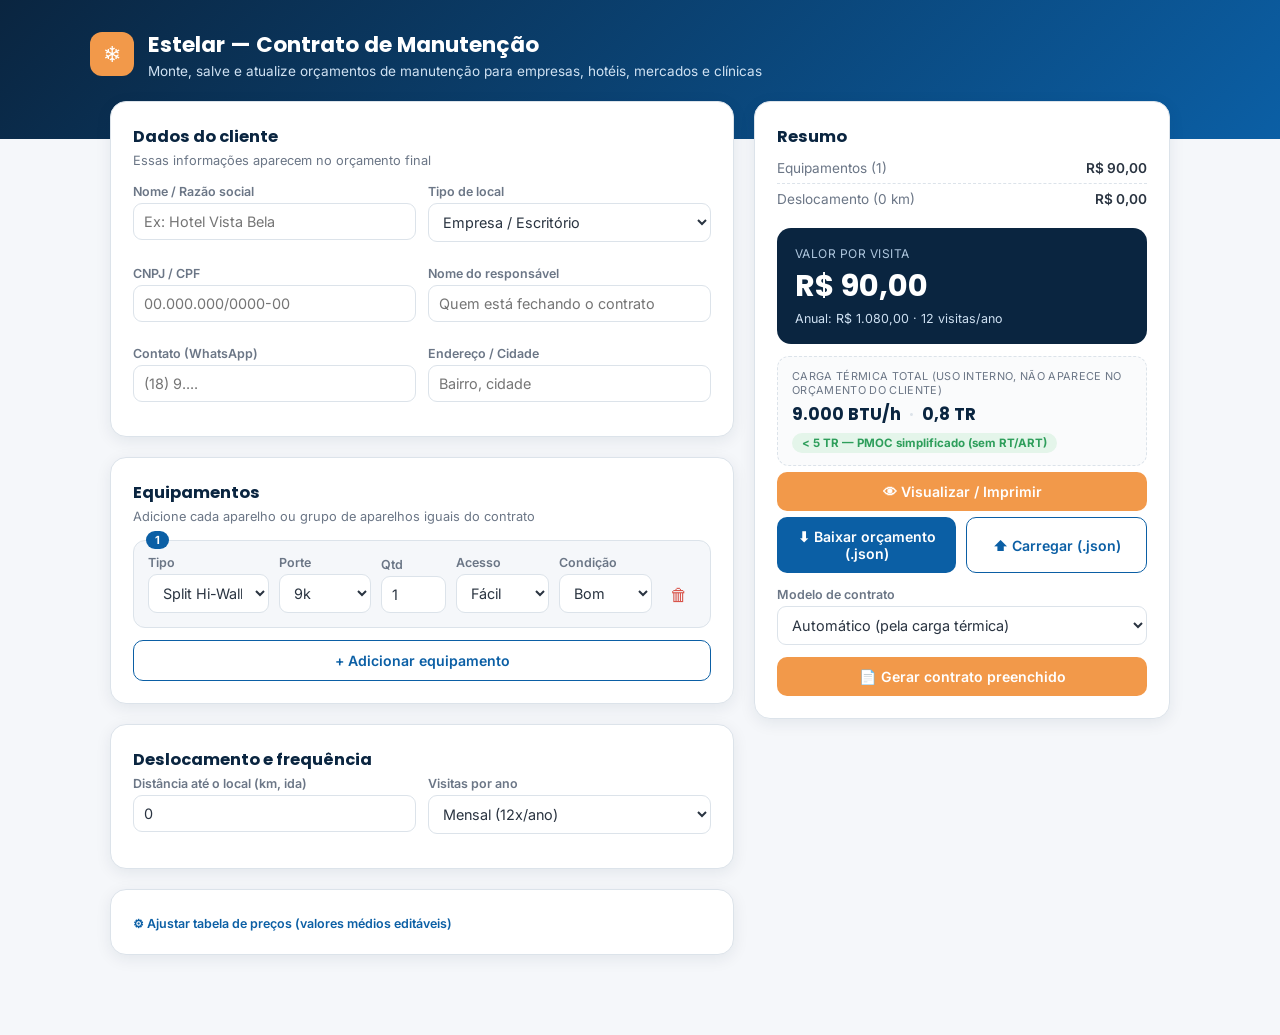
<file: calcularorapmoc/index.html>
<!DOCTYPE html>
<html lang="pt-BR">
<head>
<meta charset="UTF-8">
<meta name="viewport" content="width=device-width, initial-scale=1.0">
<title>Estelar — Orçamento de Contrato de Manutenção</title>
<link rel="preconnect" href="https://fonts.googleapis.com">
<link href="https://fonts.googleapis.com/css2?family=Poppins:wght@600;700;800&family=Inter:wght@400;500;600;700&display=swap" rel="stylesheet">
<style>
  :root{
    --azul: #0B5FA5;
    --azul-escuro: #0A2540;
    --azul-claro: #EAF2FA;
    --laranja: #F2994A;
    --branco: #FFFFFF;
    --cinza-fundo: #F5F7FA;
    --cinza-borda: #DCE3EA;
    --texto: #2A3441;
    --texto-suave: #6B7686;
    --bom: #2E9E5B;
    --regular: #E0A526;
    --ruim: #D8534A;
    --sombra: 0 4px 16px rgba(10,37,64,.08);
  }
  *{box-sizing:border-box;}
  body{
    margin:0; font-family:'Inter',sans-serif; color:var(--texto);
    background:var(--cinza-fundo);
  }
  h1,h2,h3,.display{font-family:'Poppins',sans-serif;}
  .topo{
    background:linear-gradient(135deg,var(--azul-escuro),var(--azul));
    color:#fff; padding:28px 20px 60px;
  }
  .topo-inner{max-width:1100px;margin:0 auto;display:flex;align-items:center;gap:14px;}
  .topo-inner .estrela{
    width:44px;height:44px;border-radius:12px;background:var(--laranja);
    display:flex;align-items:center;justify-content:center;font-size:22px;flex-shrink:0;
  }
  .topo h1{margin:0;font-size:1.35rem;font-weight:700;}
  .topo p{margin:2px 0 0;font-size:.85rem;color:#CFE1F2;}
  .wrap{max-width:1100px;margin:-38px auto 60px;padding:0 20px;display:grid;grid-template-columns:1.5fr 1fr;gap:20px;}
  @media(max-width:860px){.wrap{grid-template-columns:1fr;}}
  .card{
    background:var(--branco); border-radius:16px; box-shadow:var(--sombra);
    padding:22px; margin-bottom:20px; border:1px solid var(--cinza-borda);
  }
  .card h2{font-size:1.02rem;margin:0 0 4px;color:var(--azul-escuro);}
  .card .sub{font-size:.8rem;color:var(--texto-suave);margin:0 0 16px;}
  label{font-size:.78rem;font-weight:600;color:var(--texto-suave);display:block;margin-bottom:4px;}
  input,select{
    width:100%;padding:9px 10px;border:1px solid var(--cinza-borda);border-radius:9px;
    font-family:'Inter',sans-serif;font-size:.9rem;background:#fff;color:var(--texto);
  }
  input:focus,select:focus{outline:2px solid var(--azul);outline-offset:1px;}
  .grid2{display:grid;grid-template-columns:1fr 1fr;gap:12px;}
  .grid3{display:grid;grid-template-columns:1fr 1fr 1fr;gap:12px;}
  .field{margin-bottom:12px;}

  .equip{
    border:1px solid var(--cinza-borda); border-radius:12px; padding:14px; margin-bottom:12px;
    background:var(--cinza-fundo); position:relative;
  }
  .equip .num{
    position:absolute; top:-10px; left:12px; background:var(--azul); color:#fff;
    font-size:.7rem; font-weight:700; padding:2px 9px; border-radius:20px;
  }
  .equip-grid{display:grid;grid-template-columns:1.3fr 1fr .7fr 1fr 1fr auto;gap:10px;align-items:end;}
  @media(max-width:700px){.equip-grid{grid-template-columns:1fr 1fr;}}
  .remover{
    background:none;border:none;color:var(--ruim);cursor:pointer;font-size:1.1rem;
    padding:8px;line-height:1;
  }
  .btn{
    border:none;border-radius:10px;padding:11px 18px;font-weight:600;font-size:.88rem;
    cursor:pointer;font-family:'Inter',sans-serif;
  }
  .btn-azul{background:var(--azul);color:#fff;}
  .btn-azul:hover{background:var(--azul-escuro);}
  .btn-laranja{background:var(--laranja);color:#fff;}
  .btn-laranja:hover{background:#d97f34;}
  .btn-outline{background:#fff;color:var(--azul);border:1.5px solid var(--azul);}
  .btn-outline:hover{background:var(--azul-claro);}
  .btn-full{width:100%;}
  .btn-sm{padding:7px 12px;font-size:.78rem;}

  .resumo-sticky{position:sticky;top:20px;}
  .linha{display:flex;justify-content:space-between;font-size:.85rem;padding:7px 0;border-bottom:1px dashed var(--cinza-borda);}
  .linha:last-child{border-bottom:none;}
  .linha .lbl{color:var(--texto-suave);}
  .linha .val{font-weight:600;}
  .total-box{
    background:var(--azul-escuro); color:#fff; border-radius:14px; padding:18px; margin-top:14px;
  }
  .total-box .rot{font-size:.75rem;color:#AFC7DE;text-transform:uppercase;letter-spacing:.04em;}
  .total-box .num{font-family:'Poppins',sans-serif;font-size:1.9rem;font-weight:700;margin:2px 0;}
  .total-box .freq{font-size:.78rem;color:#CFE1F2;}
  .badge{
    display:inline-block; font-size:.68rem; font-weight:700; padding:2px 8px; border-radius:20px;
    color:#fff; text-transform:uppercase; letter-spacing:.03em;
  }
  .b-bom{background:var(--bom);} .b-regular{background:var(--regular);} .b-ruim{background:var(--ruim);}

  .carga-termica{
    margin-top:12px; border:1.5px dashed var(--cinza-borda); border-radius:12px; padding:12px 14px;
    background:#FAFBFC;
  }
  .carga-termica .ct-rot{font-size:.68rem;color:var(--texto-suave);text-transform:uppercase;letter-spacing:.03em;margin-bottom:4px;}
  .carga-termica .ct-valores{font-family:'Poppins',sans-serif;font-weight:700;font-size:1.05rem;color:var(--azul-escuro);}
  .carga-termica .ct-sep{color:var(--cinza-borda);margin:0 4px;}
  .carga-termica .ct-badge{margin-top:6px;font-size:.72rem;font-weight:700;padding:3px 10px;border-radius:20px;display:inline-block;}
  .ct-simples{background:#E4F5EA;color:var(--bom);}
  .ct-rt{background:#FCE9E8;color:var(--ruim);}

  .actions-row{display:flex;gap:10px;flex-wrap:wrap;margin-top:6px;}
  .actions-row .btn{flex:1;min-width:140px;}
  #arquivoInput{display:none;}
  .toggle-precos{cursor:pointer;font-size:.78rem;color:var(--azul);font-weight:600;user-select:none;}
  .precos-panel{display:none;margin-top:12px;border-top:1px solid var(--cinza-borda);padding-top:12px;}
  .precos-panel.aberto{display:block;}
  .precos-panel .grid3{margin-bottom:8px;}
  .precos-panel label{font-size:.7rem;}

  /* Tela de impressão / visualização do orçamento */
  #telaResumo{display:none;}
  #telaContrato{display:none;}
  #telaResumo.ativa, #telaContrato.ativa{display:block;position:fixed;inset:0;background:#fff;z-index:999;overflow:auto;}
  .doc{max-width:760px;margin:0 auto;padding:40px 30px;}
  .doc-topo{display:flex;justify-content:space-between;align-items:flex-start;border-bottom:3px solid var(--laranja);padding-bottom:16px;margin-bottom:24px;}
  .doc-topo .marca{display:flex;align-items:center;gap:10px;}
  .doc-topo .marca .estrela{width:38px;height:38px;border-radius:10px;background:var(--laranja);display:flex;align-items:center;justify-content:center;color:#fff;font-weight:700;}
  .doc-topo h1{font-size:1.15rem;margin:0;color:var(--azul-escuro);}
  .doc-topo p{margin:0;font-size:.78rem;color:var(--texto-suave);}
  .doc-topo .datas{text-align:right;font-size:.78rem;color:var(--texto-suave);}
  .doc table{width:100%;border-collapse:collapse;margin:14px 0;font-size:.85rem;}
  .doc th{text-align:left;background:var(--azul-claro);color:var(--azul-escuro);padding:8px 10px;font-size:.72rem;text-transform:uppercase;}
  .doc td{padding:8px 10px;border-bottom:1px solid var(--cinza-borda);}
  .doc-total{background:var(--azul-escuro);color:#fff;border-radius:12px;padding:18px 20px;margin-top:18px;}
  .fechar-resumo{position:fixed;top:16px;right:16px;z-index:1000;}

  /* Documento de contrato */
  .doc-contrato{max-width:760px;margin:0 auto;padding:40px 30px;font-size:.9rem;line-height:1.5;}
  .doc-contrato h2.ct-h1{font-size:1.3rem;text-align:center;color:var(--azul-escuro);margin:0 0 4px;}
  .doc-contrato .ct-sub{text-align:center;color:var(--azul);font-style:italic;margin:0 0 24px;font-size:.85rem;}
  .doc-contrato h3.ct-secao{font-size:.95rem;color:var(--azul-escuro);border-bottom:2px solid var(--laranja);padding-bottom:4px;margin:26px 0 12px;}
  .doc-contrato .ct-clausula-titulo{font-weight:700;color:var(--azul-escuro);margin:16px 0 4px;font-size:.85rem;}
  .doc-contrato p{margin:0 0 8px;text-align:justify;}
  .doc-contrato .ct-campo{margin:0 0 6px;font-size:.87rem;}
  .doc-contrato .ct-campo b{display:inline-block;min-width:150px;}
  .doc-contrato .ct-assinatura{text-align:center;margin-top:50px;}
  .doc-contrato .ct-linha-assinatura{border-top:1px solid #333;width:320px;margin:0 auto;padding-top:6px;font-weight:600;font-size:.85rem;}
  @media print{
    body *{visibility:hidden;}
    .tela-imprimir.ativa, .tela-imprimir.ativa *{visibility:visible;}
    .tela-imprimir.ativa{position:absolute;inset:0;display:block !important;}
    .fechar-resumo, .no-print{display:none !important;}
  }
</style>
</head>
<body>

<div class="topo">
  <div class="topo-inner">
    <div class="estrela">❄</div>
    <div>
      <h1>Estelar — Contrato de Manutenção</h1>
      <p>Monte, salve e atualize orçamentos de manutenção para empresas, hotéis, mercados e clínicas</p>
    </div>
  </div>
</div>

<div class="wrap">
  <div>
    <!-- DADOS DO CLIENTE -->
    <div class="card">
      <h2>Dados do cliente</h2>
      <p class="sub">Essas informações aparecem no orçamento final</p>
      <div class="grid2">
        <div class="field"><label>Nome / Razão social</label><input id="clienteNome" placeholder="Ex: Hotel Vista Bela"></div>
        <div class="field"><label>Tipo de local</label>
          <select id="clienteTipo">
            <option>Empresa / Escritório</option>
            <option>Hotel / Pousada</option>
            <option>Mercado / Varejo</option>
            <option>Clínica / Consultório</option>
            <option>Indústria</option>
            <option>Condomínio</option>
            <option>Outro</option>
          </select>
        </div>
        <div class="field"><label>CNPJ / CPF</label><input id="clienteCnpj" placeholder="00.000.000/0000-00"></div>
        <div class="field"><label>Nome do responsável</label><input id="clienteResponsavel" placeholder="Quem está fechando o contrato"></div>
        <div class="field"><label>Contato (WhatsApp)</label><input id="clienteContato" placeholder="(18) 9...."></div>
        <div class="field"><label>Endereço / Cidade</label><input id="clienteEndereco" placeholder="Bairro, cidade"></div>
      </div>
    </div>

    <!-- EQUIPAMENTOS -->
    <div class="card">
      <h2>Equipamentos</h2>
      <p class="sub">Adicione cada aparelho ou grupo de aparelhos iguais do contrato</p>
      <div id="listaEquip"></div>
      <button class="btn btn-outline btn-full" onclick="adicionarEquip()">+ Adicionar equipamento</button>
    </div>

    <!-- DESLOCAMENTO E CONTRATO -->
    <div class="card">
      <h2>Deslocamento e frequência</h2>
      <div class="grid2">
        <div class="field"><label>Distância até o local (km, ida)</label><input type="number" id="distanciaKm" value="0" min="0" oninput="calcular()"></div>
        <div class="field"><label>Visitas por ano</label>
          <select id="freqPreset" onchange="atualizarFreq()">
            <option value="12">Mensal (12x/ano)</option>
            <option value="4">Trimestral (4x/ano)</option>
            <option value="2">Semestral (2x/ano)</option>
            <option value="1">Anual (1x/ano)</option>
            <option value="custom">Personalizado</option>
          </select>
        </div>
      </div>
      <div class="field" id="freqCustomWrap" style="display:none;">
        <label>Número de visitas por ano (personalizado)</label>
        <input type="number" id="freqCustom" value="6" min="1" oninput="calcular()">
      </div>
    </div>

    <!-- TABELA DE PREÇOS EDITÁVEL -->
    <div class="card">
      <span class="toggle-precos" onclick="togglePrecos()">⚙ Ajustar tabela de preços (valores médios editáveis)</span>
      <div class="precos-panel" id="precosPanel">
        <p class="sub" style="margin-top:10px;">Preço base = por visita, por equipamento. Ajuste aqui e o cálculo já atualiza.</p>
        <div class="grid3">
          <div class="field"><label>Base Split (R$)</label><input type="number" id="pBaseSplit" value="90" oninput="calcular()"></div>
          <div class="field"><label>Base Cassete (R$)</label><input type="number" id="pBaseCassete" value="110" oninput="calcular()"></div>
          <div class="field"><label>Base Piso Teto (R$)</label><input type="number" id="pBasePisoTeto" value="110" oninput="calcular()"></div>
        </div>
        <div class="grid3">
          <div class="field"><label>Base Multi-Split (R$/evap.)</label><input type="number" id="pBaseMulti" value="90" oninput="calcular()"></div>
          <div class="field"><label>Base VRF (R$/evap.)</label><input type="number" id="pBaseVrf" value="150" oninput="calcular()"></div>
          <div class="field"><label>Adicional por porte 18k+ (R$)</label><input type="number" id="pPorte" value="40" oninput="calcular()"></div>
        </div>
        <div class="grid3">
          <div class="field"><label>Mult. acesso médio</label><input type="number" step="0.05" id="mAcessoMedio" value="1.25" oninput="calcular()"></div>
          <div class="field"><label>Mult. acesso difícil</label><input type="number" step="0.05" id="mAcessoDificil" value="1.75" oninput="calcular()"></div>
          <div class="field"><label>Mult. condição regular</label><input type="number" step="0.05" id="mCondRegular" value="1.15" oninput="calcular()"></div>
        </div>
        <div class="grid3">
          <div class="field"><label>Mult. condição ruim</label><input type="number" step="0.05" id="mCondRuim" value="1.4" oninput="calcular()"></div>
          <div class="field"><label>R$ por km (ida e volta)</label><input type="number" step="0.5" id="pKm" value="2.5" oninput="calcular()"></div>
          <div class="field"><label>Taxa fixa/visita (R$)</label><input type="number" id="pTaxaVisita" value="0" oninput="calcular()"></div>
        </div>
      </div>
    </div>
  </div>

  <!-- RESUMO LATERAL -->
  <div>
    <div class="card resumo-sticky">
      <h2>Resumo</h2>
      <div id="resumoLinhas"></div>
      <div class="total-box">
        <div class="rot">Valor por visita</div>
        <div class="num" id="totalVisita">R$ 0,00</div>
        <div class="freq" id="totalAnual">Anual: R$ 0,00 · 0 visitas/ano</div>
      </div>
      <div class="carga-termica no-print" id="cargaTermicaBox">
        <div class="ct-rot">Carga térmica total <span style="font-weight:400;">(uso interno, não aparece no orçamento do cliente)</span></div>
        <div class="ct-valores">
          <span id="ctBtu">0 BTU/h</span> <span class="ct-sep">·</span> <span id="ctTr">0,0 TR</span>
        </div>
        <div class="ct-badge" id="ctBadge"></div>
      </div>
      <div class="actions-row">
        <button class="btn btn-laranja" onclick="abrirResumo()">👁 Visualizar / Imprimir</button>
      </div>
      <div class="actions-row">
        <button class="btn btn-azul" onclick="baixarJson()">⬇ Baixar orçamento (.json)</button>
        <button class="btn btn-outline" onclick="document.getElementById('arquivoInput').click()">⬆ Carregar (.json)</button>
      </div>
      <input type="file" id="arquivoInput" accept=".json" onchange="carregarJson(event)">

      <div class="field" style="margin-top:14px;">
        <label>Modelo de contrato</label>
        <select id="tipoContratoOverride">
          <option value="auto">Automático (pela carga térmica)</option>
          <option value="pequena">Forçar: Pequenas empresas (sem RT)</option>
          <option value="grande">Forçar: Empresas maiores (com RT/ART)</option>
        </select>
      </div>
      <div class="actions-row">
        <button class="btn btn-laranja btn-full" onclick="abrirContrato()">📄 Gerar contrato preenchido</button>
      </div>
    </div>
  </div>
</div>

<!-- TELA DE VISUALIZAÇÃO / IMPRESSÃO -->
<div id="telaResumo" class="tela-imprimir">
  <button class="btn btn-outline fechar-resumo no-print" onclick="fecharResumo()">✕ Fechar</button>
  <div class="doc">
    <div class="doc-topo">
      <div class="marca">
        <div class="estrela">❄</div>
        <div>
          <h1>Estelar Climatização Inteligente</h1>
          <p>Orçamento — Contrato de Manutenção</p>
        </div>
      </div>
      <div class="datas">
        <div id="docData"></div>
        <div>Validade: 15 dias</div>
      </div>
    </div>

    <p style="font-size:.85rem;"><strong>Cliente:</strong> <span id="docCliente"></span><br>
    <strong>Local:</strong> <span id="docEndereco"></span></p>

    <table>
      <thead><tr><th>Equipamento</th><th>Porte</th><th>Qtd</th><th>Acesso</th><th>Condição</th><th style="text-align:right;">Valor/visita</th></tr></thead>
      <tbody id="docTabela"></tbody>
    </table>

    <div class="doc-total">
      <div class="rot" style="font-size:.72rem;color:#AFC7DE;text-transform:uppercase;">Valor total do contrato</div>
      <div style="font-family:'Poppins',sans-serif;font-size:1.7rem;font-weight:700;" id="docTotalVisita"></div>
      <div style="font-size:.8rem;color:#CFE1F2;" id="docTotalAnual"></div>
    </div>

    <p style="font-size:.75rem;color:#6B7686;margin-top:20px;">Inclui deslocamento até o local. Peças e materiais de reposição não inclusos — orçados à parte quando necessário. Estelar Climatização Inteligente · (18) 99169-0009</p>
  </div>
</div>

<!-- TELA DE CONTRATO PMOC PREENCHIDO -->
<div id="telaContrato" class="tela-imprimir">
  <button class="btn btn-outline fechar-resumo no-print" onclick="fecharContrato()">✕ Fechar</button>
  <div class="doc-contrato" id="docContratoConteudo"></div>
</div>

<script>
let equipamentos = [];
let contadorId = 0;

const TIPOS = [
  {id:'split', label:'Split Hi-Wall'},
  {id:'cassete', label:'Cassete'},
  {id:'pisoteto', label:'Piso Teto'},
  {id:'multi', label:'Multi-Split (por evap.)'},
  {id:'vrf', label:'VRF (por evap.)'},
];
const PORTES = ['9k','12k','18k','24k','30k','36k+'];
const ACESSOS = [{id:'facil',label:'Fácil'},{id:'medio',label:'Médio'},{id:'dificil',label:'Difícil'}];
const CONDICOES = [{id:'bom',label:'Bom'},{id:'regular',label:'Regular'},{id:'ruim',label:'Ruim'}];

function novoEquip(dados){
  contadorId++;
  const eq = Object.assign({
    id: contadorId, tipo:'split', porte:'9k', qtd:1, acesso:'facil', condicao:'bom'
  }, dados||{});
  if((eq.tipo==='multi' || eq.tipo==='vrf') && !eq.evaps){
    eq.evaps = [{porte:'9k', qtd:1}];
  }
  return eq;
}

function adicionarEquip(dados){
  equipamentos.push(novoEquip(dados));
  renderEquip();
  calcular();
}

function removerEquip(id){
  equipamentos = equipamentos.filter(e=>e.id!==id);
  renderEquip();
  calcular();
}

function renderEquip(){
  const el = document.getElementById('listaEquip');
  el.innerHTML = equipamentos.map((e,i)=>{
    const ehMultiplo = (e.tipo==='multi' || e.tipo==='vrf');
    const seletorTipo = `
      <select onchange="atualizarEquip(${e.id},'tipo',this.value)">
        ${TIPOS.map(t=>`<option value="${t.id}" ${e.tipo===t.id?'selected':''}>${t.label}</option>`).join('')}
      </select>`;
    const seletorAcesso = `
      <select onchange="atualizarEquip(${e.id},'acesso',this.value)">
        ${ACESSOS.map(a=>`<option value="${a.id}" ${e.acesso===a.id?'selected':''}>${a.label}</option>`).join('')}
      </select>`;
    const seletorCondicao = `
      <select onchange="atualizarEquip(${e.id},'condicao',this.value)">
        ${CONDICOES.map(c=>`<option value="${c.id}" ${e.condicao===c.id?'selected':''}>${c.label}</option>`).join('')}
      </select>`;

    if(ehMultiplo){
      const evapsHtml = (e.evaps||[]).map((ev,idx)=>`
        <div style="display:grid;grid-template-columns:1fr 1fr auto;gap:8px;margin-bottom:6px;align-items:end;">
          <div><label>Porte evap. ${idx+1}</label>
            <select onchange="atualizarEvap(${e.id},${idx},'porte',this.value)">
              ${PORTES.map(p=>`<option ${ev.porte===p?'selected':''}>${p}</option>`).join('')}
            </select>
          </div>
          <div><label>Qtd</label><input type="number" min="1" value="${ev.qtd}" onchange="atualizarEvap(${e.id},${idx},'qtd',this.value)"></div>
          <button class="remover" title="Remover evaporadora" onclick="removerEvap(${e.id},${idx})">🗑</button>
        </div>
      `).join('');
      return `
        <div class="equip">
          <span class="num">${i+1}</span>
          <div class="grid3">
            <div><label>Tipo</label>${seletorTipo}</div>
            <div><label>Acesso</label>${seletorAcesso}</div>
            <div><label>Condição</label>${seletorCondicao}</div>
          </div>
          <label style="margin-top:10px;">Evaporadoras nesta condensadora</label>
          ${evapsHtml}
          <div style="display:flex;justify-content:space-between;align-items:center;margin-top:4px;">
            <button class="btn btn-outline btn-sm" onclick="adicionarEvap(${e.id})">+ Evaporadora</button>
            <button class="remover" title="Remover condensadora" onclick="removerEquip(${e.id})">🗑 Remover condensadora</button>
          </div>
        </div>`;
    }

    return `
    <div class="equip">
      <span class="num">${i+1}</span>
      <div class="equip-grid">
        <div><label>Tipo</label>${seletorTipo}</div>
        <div><label>Porte</label>
          <select onchange="atualizarEquip(${e.id},'porte',this.value)">
            ${PORTES.map(p=>`<option ${e.porte===p?'selected':''}>${p}</option>`).join('')}
          </select>
        </div>
        <div><label>Qtd</label><input type="number" min="1" value="${e.qtd}" onchange="atualizarEquip(${e.id},'qtd',this.value)"></div>
        <div><label>Acesso</label>${seletorAcesso}</div>
        <div><label>Condição</label>${seletorCondicao}</div>
        <button class="remover" title="Remover" onclick="removerEquip(${e.id})">🗑</button>
      </div>
    </div>`;
  }).join('');
}

function atualizarEquip(id, campo, valor){
  const eq = equipamentos.find(e=>e.id===id);
  if(!eq) return;
  if(campo==='tipo'){
    eq.tipo = valor;
    if((valor==='multi' || valor==='vrf') && !eq.evaps){
      eq.evaps = [{porte:'9k', qtd:1}];
    }
    renderEquip();
    calcular();
    return;
  }
  eq[campo] = (campo==='qtd') ? Math.max(1, parseInt(valor)||1) : valor;
  calcular();
}

function adicionarEvap(eqId){
  const eq = equipamentos.find(e=>e.id===eqId);
  if(!eq) return;
  if(!eq.evaps) eq.evaps = [];
  eq.evaps.push({porte:'9k', qtd:1});
  renderEquip();
  calcular();
}

function removerEvap(eqId, idx){
  const eq = equipamentos.find(e=>e.id===eqId);
  if(!eq || !eq.evaps) return;
  eq.evaps.splice(idx,1);
  if(eq.evaps.length===0) eq.evaps.push({porte:'9k', qtd:1});
  renderEquip();
  calcular();
}

function atualizarEvap(eqId, idx, campo, valor){
  const eq = equipamentos.find(e=>e.id===eqId);
  if(!eq || !eq.evaps || !eq.evaps[idx]) return;
  eq.evaps[idx][campo] = (campo==='qtd') ? Math.max(1, parseInt(valor)||1) : valor;
  calcular();
}

function togglePrecos(){
  document.getElementById('precosPanel').classList.toggle('aberto');
}

function atualizarFreq(){
  const v = document.getElementById('freqPreset').value;
  document.getElementById('freqCustomWrap').style.display = (v==='custom') ? 'block' : 'none';
  calcular();
}

function visitasPorAno(){
  const v = document.getElementById('freqPreset').value;
  if(v==='custom') return Math.max(1, parseInt(document.getElementById('freqCustom').value)||1);
  return parseInt(v);
}

function precoBase(tipo){
  const map = {
    split: 'pBaseSplit', cassete:'pBaseCassete', pisoteto:'pBasePisoTeto',
    multi:'pBaseMulti', vrf:'pBaseVrf'
  };
  return parseFloat(document.getElementById(map[tipo]).value)||0;
}

function precoPorte(porte){
  const idxPorte = PORTES.indexOf(porte);
  return idxPorte >= 2 ? parseFloat(document.getElementById('pPorte').value||0) * (idxPorte-1) : 0;
}

function calcularItem(eq){
  const mAcesso = eq.acesso==='medio' ? (parseFloat(document.getElementById('mAcessoMedio').value)||1)
                 : eq.acesso==='dificil' ? (parseFloat(document.getElementById('mAcessoDificil').value)||1) : 1;
  const mCondicao = eq.condicao==='regular' ? (parseFloat(document.getElementById('mCondRegular').value)||1)
                    : eq.condicao==='ruim' ? (parseFloat(document.getElementById('mCondRuim').value)||1) : 1;
  const taxaVisita = parseFloat(document.getElementById('pTaxaVisita').value||0);

  if(eq.tipo==='multi' || eq.tipo==='vrf'){
    // Uma condensadora com várias evaporadoras, cada uma com seu próprio porte/qtd
    const base = precoBase(eq.tipo);
    let somaEvaps = 0;
    (eq.evaps||[]).forEach(ev=>{
      const precoEv = base + precoPorte(ev.porte);
      somaEvaps += precoEv * (parseInt(ev.qtd)||1);
    });
    return (somaEvaps * mAcesso * mCondicao) + taxaVisita;
  }

  let preco = precoBase(eq.tipo) + precoPorte(eq.porte);
  preco *= mAcesso * mCondicao;
  preco += taxaVisita;
  return preco * eq.qtd;
}

function fmt(n){
  return n.toLocaleString('pt-BR',{style:'currency',currency:'BRL'});
}

function btuDoPorte(porte){
  const map = {'9k':9000,'12k':12000,'18k':18000,'24k':24000,'30k':30000,'36k+':36000};
  return map[porte] || 0;
}

function cargaTermicaTotal(){
  let btu = 0;
  let temPortePlus = false;
  equipamentos.forEach(e=>{
    if(e.tipo==='multi' || e.tipo==='vrf'){
      (e.evaps||[]).forEach(ev=>{
        btu += btuDoPorte(ev.porte) * (parseInt(ev.qtd)||1);
        if(ev.porte==='36k+') temPortePlus = true;
      });
    } else {
      btu += btuDoPorte(e.porte) * (parseInt(e.qtd)||1);
      if(e.porte==='36k+') temPortePlus = true;
    }
  });
  return { btu, tr: btu/12000, temPortePlus };
}

function atualizarCargaTermica(){
  const { btu, tr, temPortePlus } = cargaTermicaTotal();
  document.getElementById('ctBtu').textContent = btu.toLocaleString('pt-BR') + (temPortePlus ? '+' : '') + ' BTU/h';
  document.getElementById('ctTr').textContent = tr.toLocaleString('pt-BR',{minimumFractionDigits:1,maximumFractionDigits:1}) + (temPortePlus ? '+' : '') + ' TR';
  const badge = document.getElementById('ctBadge');
  if(btu >= 60000){
    badge.className = 'ct-badge ct-rt';
    badge.textContent = '≥ 5 TR — exige Responsável Técnico e ART';
  } else {
    badge.className = 'ct-badge ct-simples';
    badge.textContent = '< 5 TR — PMOC simplificado (sem RT/ART)';
  }
}

function calcular(){
  const totalEquip = equipamentos.reduce((s,e)=>s+calcularItem(e),0);
  const km = parseFloat(document.getElementById('distanciaKm').value)||0;
  const custoKm = km * (parseFloat(document.getElementById('pKm').value)||0);
  const totalVisita = totalEquip + custoKm;
  const visitas = visitasPorAno();
  const totalAnual = totalVisita * visitas;

  document.getElementById('resumoLinhas').innerHTML = `
    <div class="linha"><span class="lbl">Equipamentos (${equipamentos.length})</span><span class="val">${fmt(totalEquip)}</span></div>
    <div class="linha"><span class="lbl">Deslocamento (${km} km)</span><span class="val">${fmt(custoKm)}</span></div>
  `;
  document.getElementById('totalVisita').textContent = fmt(totalVisita);
  document.getElementById('totalAnual').textContent = `Anual: ${fmt(totalAnual)} · ${visitas} visitas/ano`;
  atualizarCargaTermica();
}

// ---- Visualização / impressão ----
function abrirResumo(){
  const totalEquip = equipamentos.reduce((s,e)=>s+calcularItem(e),0);
  const km = parseFloat(document.getElementById('distanciaKm').value)||0;
  const custoKm = km * (parseFloat(document.getElementById('pKm').value)||0);
  const totalVisita = totalEquip + custoKm;
  const visitas = visitasPorAno();
  const totalAnual = totalVisita * visitas;

  document.getElementById('docData').textContent = 'Data: ' + new Date().toLocaleDateString('pt-BR');
  document.getElementById('docCliente').textContent = document.getElementById('clienteNome').value || '—';
  document.getElementById('docEndereco').textContent = (document.getElementById('clienteEndereco').value || '—') + ' · ' + document.getElementById('clienteTipo').value;

  const acessoLbl = id => ACESSOS.find(a=>a.id===id).label;
  const condLbl = id => CONDICOES.find(c=>c.id===id).label;
  const tipoLbl = id => TIPOS.find(t=>t.id===id).label;

  document.getElementById('docTabela').innerHTML = equipamentos.map(e=>{
    const ehMultiplo = (e.tipo==='multi' || e.tipo==='vrf');
    const porteCol = ehMultiplo
      ? (e.evaps||[]).map(ev=>`${ev.qtd}x ${ev.porte}`).join(', ')
      : e.porte;
    const qtdCol = ehMultiplo
      ? (e.evaps||[]).reduce((s,ev)=>s+(parseInt(ev.qtd)||1),0)
      : e.qtd;
    return `
    <tr>
      <td>${tipoLbl(e.tipo)}</td><td>${porteCol}</td><td>${qtdCol}</td>
      <td>${acessoLbl(e.acesso)}</td><td>${condLbl(e.condicao)}</td>
      <td style="text-align:right;">${fmt(calcularItem(e))}</td>
    </tr>`;
  }).join('') + `
    <tr><td colspan="5">Deslocamento (${km} km)</td><td style="text-align:right;">${fmt(custoKm)}</td></tr>
  `;

  document.getElementById('docTotalVisita').textContent = fmt(totalVisita) + ' / visita';
  document.getElementById('docTotalAnual').textContent = `${visitas} visitas por ano · Total anual estimado: ${fmt(totalAnual)}`;

  document.getElementById('telaResumo').classList.add('ativa');
}
function fecharResumo(){
  document.getElementById('telaResumo').classList.remove('ativa');
}

// ---- Contrato PMOC preenchido a partir do orçamento ----
function linhaEquipContrato(e, idx){
  const ehMultiplo = (e.tipo==='multi' || e.tipo==='vrf');
  const tipoLbl = { split:'Split Hi-Wall', cassete:'Cassete', pisoteto:'Piso Teto', multi:'Multi-Split', vrf:'VRF' }[e.tipo];
  const porteCol = ehMultiplo
    ? (e.evaps||[]).map(ev=>`${ev.qtd}x ${ev.porte}`).join(', ')
    : e.porte;
  const qtdCol = ehMultiplo
    ? (e.evaps||[]).reduce((s,ev)=>s+(parseInt(ev.qtd)||1),0)
    : e.qtd;
  return `<tr><td>${idx+1}</td><td>${tipoLbl}</td><td>${porteCol}</td><td>${qtdCol}</td><td>Conforme endereço do contratante</td></tr>`;
}

function abrirContrato(){
  const override = document.getElementById('tipoContratoOverride').value;
  const { btu } = cargaTermicaTotal();
  const ehGrande = override==='auto' ? (btu >= 60000) : (override==='grande');

  const nomeCliente = document.getElementById('clienteNome').value || '________________________';
  const tipoLocal = document.getElementById('clienteTipo').value;
  const enderecoCliente = document.getElementById('clienteEndereco').value || '________________________';
  const cnpjCliente = document.getElementById('clienteCnpj').value || '________________________';
  const responsavelCliente = document.getElementById('clienteResponsavel').value || '________________________';

  const totalEquip = equipamentos.reduce((s,e)=>s+calcularItem(e),0);
  const km = parseFloat(document.getElementById('distanciaKm').value)||0;
  const custoKm = km * (parseFloat(document.getElementById('pKm').value)||0);
  const totalVisita = totalEquip + custoKm;
  const visitas = visitasPorAno();
  const totalAnual = totalVisita * visitas;
  const dataHoje = new Date().toLocaleDateString('pt-BR');

  const linhasEquip = equipamentos.map((e,i)=>linhaEquipContrato(e,i)).join('');

  const clausulaRT = ehGrande ? `
    <div class="ct-clausula-titulo">CLÁUSULA 4ª – DA RESPONSABILIDADE TÉCNICA</div>
    <p>A CONTRATADA indicará profissional habilitado, devidamente registrado no CREA/CFT sob o nº ____________, como Responsável Técnico (RT) pela execução do PMOC, cabendo a este a emissão da respectiva Anotação de Responsabilidade Técnica (ART), cujo custo correrá por conta de ____________.</p>
    <div class="ct-clausula-titulo">CLÁUSULA 5ª – DO LIVRO DE REGISTRO</div>
    <p>A CONTRATADA manterá disponível no estabelecimento da CONTRATANTE, ou em meio digital de fácil acesso, o registro de todas as intervenções realizadas, ficando à disposição dos órgãos de vigilância sanitária e demais autoridades fiscalizadoras.</p>
  ` : `
    <div class="ct-clausula-titulo">CLÁUSULA 4ª – DO REGISTRO DAS ATIVIDADES</div>
    <p>A CONTRATADA manterá registro simplificado das visitas realizadas, com data e descrição sucinta dos serviços executados, disponibilizando-o à CONTRATANTE sempre que solicitado.</p>
  `;

  const objetoTexto = ehGrande
    ? `O presente contrato tem por objeto a prestação, pela CONTRATADA à CONTRATANTE, de serviços de manutenção preventiva e execução do Plano de Manutenção, Operação e Controle (PMOC) dos sistemas de climatização relacionados no Anexo I, em conformidade com a Lei Federal nº 13.589/2018 e com a norma técnica ABNT NBR 13971, sob responsabilidade técnica de profissional habilitado nos termos da Cláusula 4ª.`
    : `O presente contrato tem por objeto a prestação, pela CONTRATADA à CONTRATANTE, de serviços de manutenção preventiva periódica dos equipamentos relacionados no Anexo I, incluindo a elaboração e execução do PMOC em sua forma simplificada, nos termos da Lei Federal nº 13.589/2018, aplicável a sistemas com carga térmica total inferior a 60.000 BTU/h (5 TR), dispensando-se a indicação de responsável técnico habilitado e a emissão de ART.`;

  const numObrigContratante = ehGrande ? '6ª' : '5ª';
  const numObrigContratada = ehGrande ? '7ª' : '6ª';
  const numPecas = ehGrande ? '8ª' : '7ª';
  const numValor = ehGrande ? '9ª' : '8ª';
  const numVigencia = ehGrande ? '10ª' : '9ª';
  const numRescisao = ehGrande ? '11ª' : '10ª';
  const numForo = ehGrande ? '12ª' : '11ª';

  document.getElementById('docContratoConteudo').innerHTML = `
    <h2 class="ct-h1">CONTRATO DE PRESTAÇÃO DE SERVIÇOS DE MANUTENÇÃO</h2>
    <p class="ct-sub">PMOC — Plano de Manutenção, Operação e Controle · ${ehGrande ? 'com Responsabilidade Técnica' : 'modelo simplificado'}</p>

    <h3 class="ct-secao">Partes</h3>
    <div class="ct-campo"><b>CONTRATANTE:</b> ${nomeCliente}</div>
    <div class="ct-campo"><b>Tipo de local:</b> ${tipoLocal}</div>
    <div class="ct-campo"><b>Endereço:</b> ${enderecoCliente}</div>
    <div class="ct-campo"><b>CNPJ/CPF:</b> ${cnpjCliente}</div>
    <div class="ct-campo"><b>Representante legal:</b> ${responsavelCliente}</div>
    <p style="margin-top:8px;">doravante denominada CONTRATANTE; e, de outro lado,</p>
    <div class="ct-campo"><b>CONTRATADA:</b> Estelar Climatização Inteligente</div>
    <div class="ct-campo"><b>Contato:</b> (18) 99169-0009</div>
    <div class="ct-campo"><b>CNPJ:</b> ________________________</div>
    <p>doravante denominada CONTRATADA, têm entre si justo e contratado o que segue.</p>

    <h3 class="ct-secao">Cláusulas</h3>
    <div class="ct-clausula-titulo">CLÁUSULA 1ª – DO OBJETO</div>
    <p>${objetoTexto}</p>
    <div class="ct-clausula-titulo">CLÁUSULA 2ª – DOS EQUIPAMENTOS</div>
    <p>Os equipamentos objeto deste contrato estão relacionados no Anexo I, parte integrante deste instrumento, o qual será atualizado sempre que houver inclusão, substituição ou baixa de equipamentos.</p>
    <div class="ct-clausula-titulo">CLÁUSULA 3ª – DA PERIODICIDADE E DAS ATIVIDADES</div>
    <p>As visitas de manutenção ocorrerão na frequência de ${visitas} vez(es) ao ano, compreendendo limpeza e/ou substituição de filtros, higienização de bandejas e drenos, verificação de gás refrigerante, inspeção de componentes elétricos e mecânicos, e demais procedimentos previstos na ABNT NBR 13971, com relatório entregue à CONTRATANTE após cada visita.</p>
    ${clausulaRT}
    <div class="ct-clausula-titulo">CLÁUSULA ${numObrigContratante} – DAS OBRIGAÇÕES DA CONTRATANTE</div>
    <p>Permitir livre acesso da equipe da CONTRATADA aos equipamentos; comunicar previamente qualquer alteração no parque de equipamentos; e zelar pelo uso adequado dos sistemas entre as visitas.</p>
    <div class="ct-clausula-titulo">CLÁUSULA ${numObrigContratada} – DAS OBRIGAÇÕES DA CONTRATADA</div>
    <p>Executar os serviços conforme cronograma e boas práticas técnicas, utilizando EPI e observando as normas de segurança do trabalho.</p>
    <div class="ct-clausula-titulo">CLÁUSULA ${numPecas} – DE PEÇAS E MATERIAIS</div>
    <p>Este contrato compreende exclusivamente mão de obra de manutenção preventiva. Peças e materiais de reposição não estão inclusos, sendo orçados à parte e executados somente mediante aprovação da CONTRATANTE.</p>
    <div class="ct-clausula-titulo">CLÁUSULA ${numValor} – DO VALOR E FORMA DE PAGAMENTO</div>
    <p>Pelos serviços prestados, a CONTRATANTE pagará à CONTRATADA o valor de ${fmt(totalVisita)} por visita, totalizando ${fmt(totalAnual)} ao ano, com vencimento a combinar, podendo o valor ser reajustado anualmente pelo índice IGP-M/IPCA.</p>
    <div class="ct-clausula-titulo">CLÁUSULA ${numVigencia} – DA VIGÊNCIA E RENOVAÇÃO</div>
    <p>O presente contrato vigorará pelo prazo de 12 (doze) meses a contar da assinatura, renovando-se automaticamente por períodos iguais, salvo manifestação em contrário com antecedência mínima de 30 dias.</p>
    <div class="ct-clausula-titulo">CLÁUSULA ${numRescisao} – DA RESCISÃO</div>
    <p>Qualquer das partes poderá rescindir o contrato mediante aviso prévio de 30 dias, sem prejuízo do pagamento pelos serviços já executados.</p>
    <div class="ct-clausula-titulo">CLÁUSULA ${numForo} – DO FORO</div>
    <p>Fica eleito o foro da comarca de ________________________ para dirimir quaisquer controvérsias oriundas deste contrato.</p>

    <p style="margin-top:20px;">${enderecoCliente !== '________________________' ? enderecoCliente.split(',').pop().trim() : '________________________'}, ${dataHoje}.</p>

    <div class="ct-assinatura">
      <div class="ct-linha-assinatura">CONTRATANTE — ${nomeCliente}</div>
    </div>
    <div class="ct-assinatura" style="margin-top:40px;">
      <div class="ct-linha-assinatura">CONTRATADA — Estelar Climatização Inteligente</div>
    </div>

    <h3 class="ct-secao" style="margin-top:36px;">Anexo I — Relação de Equipamentos</h3>
    <table style="width:100%;border-collapse:collapse;font-size:.82rem;margin-top:10px;">
      <thead><tr style="background:var(--azul-claro);">
        <th style="text-align:left;padding:6px 8px;">Item</th><th style="text-align:left;padding:6px 8px;">Tipo</th>
        <th style="text-align:left;padding:6px 8px;">Porte / Capacidade</th><th style="text-align:left;padding:6px 8px;">Qtd.</th>
        <th style="text-align:left;padding:6px 8px;">Local</th>
      </tr></thead>
      <tbody>${linhasEquip}</tbody>
    </table>
    <p style="margin-top:14px;font-size:.82rem;"><b>Frequência de visitas:</b> ${visitas}x/ano &nbsp;·&nbsp; <b>Deslocamento considerado:</b> ${km} km &nbsp;·&nbsp; <b>Valor por visita:</b> ${fmt(totalVisita)} &nbsp;·&nbsp; <b>Valor anual estimado:</b> ${fmt(totalAnual)}</p>
    <p style="font-size:.72rem;color:#6B7686;margin-top:18px;">Minuta gerada automaticamente a partir do orçamento. Revise dados cadastrais (CNPJ, RT, foro) antes de formalizar.</p>
  `;

  document.getElementById('telaContrato').classList.add('ativa');
}
function fecharContrato(){
  document.getElementById('telaContrato').classList.remove('ativa');
}

// ---- Salvar / carregar JSON ----
function estadoAtual(){
  return {
    versao: 1,
    cliente: {
      nome: document.getElementById('clienteNome').value,
      tipo: document.getElementById('clienteTipo').value,
      cnpj: document.getElementById('clienteCnpj').value,
      responsavel: document.getElementById('clienteResponsavel').value,
      contato: document.getElementById('clienteContato').value,
      endereco: document.getElementById('clienteEndereco').value,
    },
    distanciaKm: document.getElementById('distanciaKm').value,
    freqPreset: document.getElementById('freqPreset').value,
    freqCustom: document.getElementById('freqCustom').value,
    precos: {
      pBaseSplit: document.getElementById('pBaseSplit').value,
      pBaseCassete: document.getElementById('pBaseCassete').value,
      pBasePisoTeto: document.getElementById('pBasePisoTeto').value,
      pBaseMulti: document.getElementById('pBaseMulti').value,
      pBaseVrf: document.getElementById('pBaseVrf').value,
      pPorte: document.getElementById('pPorte').value,
      mAcessoMedio: document.getElementById('mAcessoMedio').value,
      mAcessoDificil: document.getElementById('mAcessoDificil').value,
      mCondRegular: document.getElementById('mCondRegular').value,
      mCondRuim: document.getElementById('mCondRuim').value,
      pKm: document.getElementById('pKm').value,
      pTaxaVisita: document.getElementById('pTaxaVisita').value,
    },
    equipamentos: equipamentos.map(({id, ...resto})=>resto)
  };
}

function baixarJson(){
  const data = estadoAtual();
  const nomeCliente = (data.cliente.nome || 'cliente').toLowerCase().replace(/[^a-z0-9]+/g,'-').replace(/(^-|-$)/g,'');
  const blob = new Blob([JSON.stringify(data, null, 2)], {type:'application/json'});
  const url = URL.createObjectURL(blob);
  const a = document.createElement('a');
  a.href = url;
  a.download = `orcamento-contrato-${nomeCliente}.json`;
  a.click();
  URL.revokeObjectURL(url);
}

function carregarJson(event){
  const file = event.target.files[0];
  if(!file) return;
  const reader = new FileReader();
  reader.onload = function(e){
    try{
      const data = JSON.parse(e.target.result);
      document.getElementById('clienteNome').value = data.cliente?.nome || '';
      document.getElementById('clienteTipo').value = data.cliente?.tipo || 'Empresa / Escritório';
      document.getElementById('clienteCnpj').value = data.cliente?.cnpj || '';
      document.getElementById('clienteResponsavel').value = data.cliente?.responsavel || '';
      document.getElementById('clienteContato').value = data.cliente?.contato || '';
      document.getElementById('clienteEndereco').value = data.cliente?.endereco || '';
      document.getElementById('distanciaKm').value = data.distanciaKm || 0;
      document.getElementById('freqPreset').value = data.freqPreset || '12';
      document.getElementById('freqCustom').value = data.freqCustom || 6;
      atualizarFreq();
      if(data.precos){
        Object.keys(data.precos).forEach(k=>{
          const el = document.getElementById(k);
          if(el) el.value = data.precos[k];
        });
      }
      equipamentos = (data.equipamentos||[]).map(eq=>novoEquip(eq));
      renderEquip();
      calcular();
      alert('Orçamento carregado! Edite o que precisar e salve novamente ao final.');
    }catch(err){
      alert('Não consegui ler esse arquivo. Confira se é um .json exportado por esta calculadora.');
    }
  };
  reader.readAsText(file);
  event.target.value = '';
}

// Inicialização
adicionarEquip();
calcular();
</script>
</body>
</html>
</file>
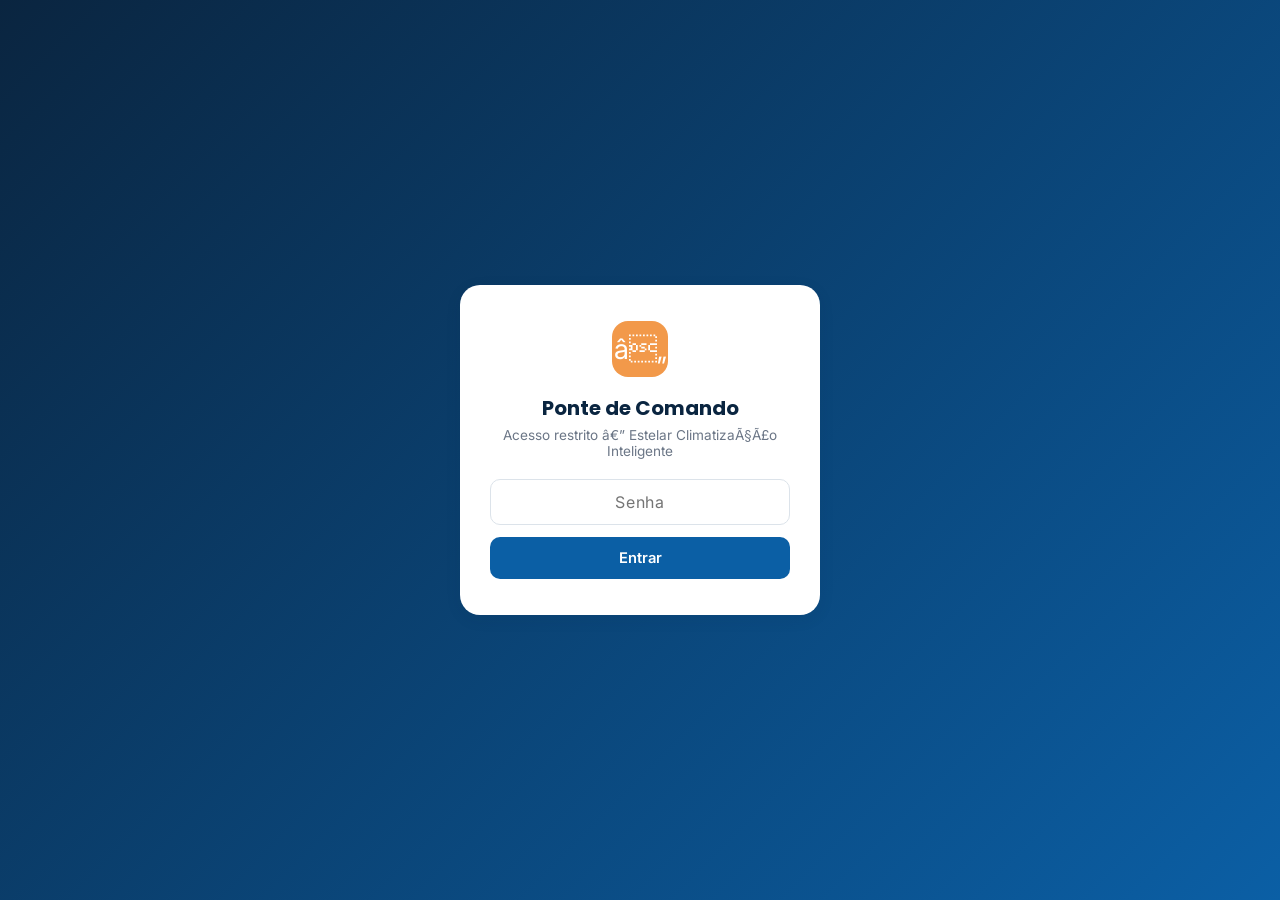
<file: ponte/index.html>
<!DOCTYPE html>
<html lang="pt-BR">
<head>
<meta charset="UTF-8">
<meta name="viewport" content="width=device-width, initial-scale=1.0">
<meta name="robots" content="noindex, nofollow">
<title>Ponte de Comando â€” Estelar</title>
<link rel="preconnect" href="https://fonts.googleapis.com">
<link href="https://fonts.googleapis.com/css2?family=Poppins:wght@600;700;800&family=Inter:wght@400;500;600;700&display=swap" rel="stylesheet">
<style>
  :root{
    --azul: #0B5FA5;
    --azul-escuro: #0A2540;
    --azul-claro: #EAF2FA;
    --laranja: #F2994A;
    --branco: #FFFFFF;
    --cinza-fundo: #F5F7FA;
    --cinza-borda: #DCE3EA;
    --texto: #2A3441;
    --texto-suave: #6B7686;
    --sombra: 0 4px 16px rgba(10,37,64,.08);
  }
  *{box-sizing:border-box;}
  body{
    margin:0; font-family:'Inter',sans-serif; color:var(--texto);
    background:linear-gradient(135deg,var(--azul-escuro),var(--azul));
    min-height:100vh;
  }
  h1,h2,.display{font-family:'Poppins',sans-serif;}

  /* ---- Tela de senha ---- */
  #telaSenha{
    min-height:100vh; display:flex; align-items:center; justify-content:center; padding:24px;
  }
  .painel-senha{
    background:#fff; border-radius:20px; box-shadow:var(--sombra); padding:36px 30px;
    max-width:360px; width:100%; text-align:center;
  }
  .painel-senha .estrela{
    width:56px;height:56px;border-radius:16px;background:var(--laranja);
    display:flex;align-items:center;justify-content:center;font-size:28px;color:#fff;
    margin:0 auto 16px;
  }
  .painel-senha h1{font-size:1.25rem;margin:0 0 4px;color:var(--azul-escuro);}
  .painel-senha p{font-size:.85rem;color:var(--texto-suave);margin:0 0 20px;}
  .painel-senha input{
    width:100%;padding:12px 14px;border:1.5px solid var(--cinza-borda);border-radius:10px;
    font-family:'Inter',sans-serif;font-size:1rem;margin-bottom:12px;text-align:center;letter-spacing:.05em;
  }
  .painel-senha input:focus{outline:2px solid var(--azul);outline-offset:1px;}
  .painel-senha button{
    width:100%;border:none;border-radius:10px;padding:12px;font-weight:600;font-size:.92rem;
    background:var(--azul);color:#fff;cursor:pointer;font-family:'Inter',sans-serif;
  }
  .painel-senha button:hover{background:var(--azul-escuro);}
  .erro-senha{color:#D8534A;font-size:.8rem;margin-top:10px;display:none;}
  .erro-senha.mostrar{display:block;}

  /* ---- Painel principal ---- */
  #telaPainel{display:none; min-height:100vh; padding:32px 20px 60px;}
  .topo-painel{max-width:820px;margin:0 auto 28px;color:#fff;display:flex;align-items:center;gap:14px;}
  .topo-painel .estrela{
    width:46px;height:46px;border-radius:13px;background:var(--laranja);
    display:flex;align-items:center;justify-content:center;font-size:22px;flex-shrink:0;
  }
  .topo-painel h1{margin:0;font-size:1.4rem;}
  .topo-painel p{margin:2px 0 0;font-size:.85rem;color:#CFE1F2;}

  .grid-links{max-width:820px;margin:0 auto;display:grid;grid-template-columns:1fr 1fr;gap:16px;}
  @media(max-width:600px){.grid-links{grid-template-columns:1fr;}}

  .card-link{
    background:#fff;border-radius:16px;padding:20px;box-shadow:var(--sombra);
    text-decoration:none;color:var(--texto);display:flex;align-items:center;gap:14px;
    transition:transform .15s ease;
  }
  .card-link:hover{transform:translateY(-2px);}
  .card-link .icone{
    width:44px;height:44px;border-radius:12px;display:flex;align-items:center;justify-content:center;
    font-size:20px;flex-shrink:0;color:#fff;
  }
  .card-link .txt h3{margin:0 0 2px;font-size:.95rem;color:var(--azul-escuro);}
  .card-link .txt p{margin:0;font-size:.78rem;color:var(--texto-suave);}
  .card-link.desabilitado{opacity:.55;pointer-events:none;}
  .card-link.desabilitado .txt p{font-style:italic;}

  .i-notion{background:var(--azul-escuro);}
  .i-orc{background:var(--azul);}
  .i-contrato{background:#8C97A6;}
  .i-insta{background:linear-gradient(135deg,#F58529,#DD2A7B,#8134AF);}
  .i-whats{background:#25D366;}

  .secao-titulo{max-width:820px;margin:26px auto 12px;color:#CFE1F2;font-size:.75rem;text-transform:uppercase;letter-spacing:.06em;font-weight:600;padding-left:2px;}
  .rodape-painel{max-width:820px;margin:36px auto 0;text-align:center;color:#AFC7DE;font-size:.72rem;}
</style>
</head>
<body>

<!-- TELA DE SENHA -->
<div id="telaSenha">
  <div class="painel-senha">
    <div class="estrela">â„</div>
    <h1>Ponte de Comando</h1>
    <p>Acesso restrito â€” Estelar ClimatizaÃ§Ã£o Inteligente</p>
    <input type="password" id="campoSenha" placeholder="Senha" autocomplete="off" onkeydown="if(event.key==='Enter')verificarSenha()">
    <button onclick="verificarSenha()">Entrar</button>
    <div class="erro-senha" id="erroSenha">Senha incorreta. Tente novamente.</div>
  </div>
</div>

<!-- PAINEL PRINCIPAL (sÃ³ aparece apÃ³s senha correta) -->
<div id="telaPainel">
  <div class="topo-painel">
    <div class="estrela">â„</div>
    <div>
      <h1>Ponte de Comando</h1>
      <p>Central de acesso rápido à gestão da Estelar</p>
    </div>
  </div>

  <div class="secao-titulo">Gestão</div>
  <div class="grid-links">
    <a class="card-link" id="linkNotion" href="#" target="_blank" rel="noopener">
      <div class="icone i-notion">🏡</div>
      <div class="txt"><h3>Estelar painel</h3><p>Abrir workspace no Notion</p></div>
    </a>
    <a class="card-link" id="linkOrcamento" href="#" target="_blank" rel="noopener">
      <div class="icone i-orc">🛸</div>
      <div class="txt"><h3>Calculadora de Orçamento</h3><p>Instalação, manutenção, higienização</p></div>
    </a>
    <a class="card-link" id="linkContrato" href="#" target="_blank" rel="noopener">
      <div class="icone i-contrato">🚀</div>
      <div class="txt"><h3>Contrato de Manutençãoo</h3><p>Calculadora + minuta de PMOC</p></div>
    </a>
  </div>

  <div class="secao-titulo">Redes e contato</div>
  <div class="grid-links">
    <a class="card-link" id="linkInsta" href="#" target="_blank" rel="noopener">
      <div class="icone i-insta">🌠</div>
      <div class="txt"><h3>Instagram</h3><p>@estelar.arcondicionado</p></div>
    </a>
    <a class="card-link" id="linkWhats" href="#" target="_blank" rel="noopener">
      <div class="icone i-whats">📱</div>
      <div class="txt"><h3>WhatsApp</h3><p>(18) 99169-0009</p></div>
    </a>
  </div>

  <div class="rodape-painel">Estelar Climatização Inteligente· Página de uso interno</div>
</div>

<script>
  // Troque a senha abaixo. Fica visÃ­vel a quem souber olhar o cÃ³digo-fonte
  // â€” serve sÃ³ para afastar visitantes casuais, nÃ£o Ã© proteÃ§Ã£o real.
  const SENHA_CORRETA = "estelar2026";

  // Os links sÃ³ sÃ£o escritos no HTML depois da senha certa,
  // entÃ£o nÃ£o aparecem para quem sÃ³ olhar o cÃ³digo-fonte sem acesso.
  const LINKS = {
    notion: "https://app.notion.com/p/Estelar-painel-a28bbac50d4e82698adb01719b6b909d",
    orcamento: "https://novasmemorias20-gif.github.io/estelar-orcamento/",
    contrato: "https://novasmemorias20-gif.github.io/estelar-orcamento/pmoc/",
    instagram: "https://instagram.com/estelar.arcondicionado",
    whatsapp: "https://wa.me/5518991690009"
  };

  function verificarSenha(){
    const valor = document.getElementById('campoSenha').value;
    if(valor === SENHA_CORRETA){
      document.getElementById('linkNotion').href = LINKS.notion;
      document.getElementById('linkOrcamento').href = LINKS.orcamento;
      document.getElementById('linkContrato').href = LINKS.contrato;
      document.getElementById('linkInsta').href = LINKS.instagram;
      document.getElementById('linkWhats').href = LINKS.whatsapp;

      document.getElementById('telaSenha').style.display = 'none';
      document.getElementById('telaPainel').style.display = 'block';
    } else {
      document.getElementById('erroSenha').classList.add('mostrar');
      document.getElementById('campoSenha').value = '';
      document.getElementById('campoSenha').focus();
    }
  }
</script>
</body>
</html>
</file>
<file: style.css>
/* ==========================================================================
   ESTELAR CLIMATIZAÇÃO INTELIGENTE — style.css
   Design system: azul tecnológico + laranja solar (CTA) + branco predominante
   Type: Poppins (display) + Inter (corpo/UI)
   ========================================================================== */

/* ---------- Design tokens ---------- */
:root {
  /* Cores */
  --blue-900: #061B3A;
  --blue-800: #0A2A5C;
  --blue-700: #0E3F86;
  --blue-600: #1257B5;
  --blue-500: #1E74D8;
  --blue-400: #4FA3F0;
  --blue-100: #E7F1FC;
  --ice-50:   #F6FAFF;
  --orange-500: #FF7A1F;
  --orange-600: #F0640A;
  --orange-100: #FFE7D6;
  --gray-900: #0B1220;
  --gray-700: #3A4657;
  --gray-500: #6B7684;
  --gray-200: #E4E9F0;
  --gray-100: #F2F5F9;
  --white: #FFFFFF;

  --bg: var(--white);
  --surface: var(--ice-50);
  --text: var(--gray-900);
  --text-muted: var(--gray-700);
  --border: var(--gray-200);
  --header-bg: transparent;
  --header-text: #ffffff;

  /* Tipografia */
  --font-display: 'Poppins', 'Segoe UI', sans-serif;
  --font-body: 'Inter', 'Segoe UI', sans-serif;

  /* Escala */
  --radius-sm: 10px;
  --radius-md: 18px;
  --radius-lg: 28px;
  --radius-pill: 999px;

  --shadow-sm: 0 2px 10px rgba(10, 42, 92, 0.06);
  --shadow-md: 0 12px 32px rgba(10, 42, 92, 0.12);
  --shadow-lg: 0 24px 64px rgba(10, 42, 92, 0.18);
  --shadow-orange: 0 10px 30px rgba(255, 122, 31, 0.35);

  --ease: cubic-bezier(0.22, 1, 0.36, 1);
  --container: 1200px;
}

[data-theme="dark"] {
  --bg: #060D1A;
  --surface: #0B1729;
  --text: #EAF1FC;
  --text-muted: #A9B7CC;
  --border: #1B2A42;
  --ice-50: #0B1729;
  --gray-100: #101E33;
}

/* ---------- Reset ---------- */
*, *::before, *::after { box-sizing: border-box; }
html { scroll-behavior: smooth; }
@media (prefers-reduced-motion: reduce) {
  html { scroll-behavior: auto; }
  *, *::before, *::after { animation-duration: 0.001ms !important; animation-iteration-count: 1 !important; transition-duration: 0.001ms !important; scroll-behavior: auto !important; }
}
body, h1, h2, h3, h4, p, ul, figure { margin: 0; }
ul { padding: 0; list-style: none; }
img { max-width: 100%; display: block; }
button { font: inherit; cursor: pointer; }
a { color: inherit; text-decoration: none; }

body {
  font-family: var(--font-body);
  background: var(--bg);
  color: var(--text);
  -webkit-font-smoothing: antialiased;
  overflow-x: hidden;
  transition: background 0.4s var(--ease), color 0.4s var(--ease);
}

h1, h2, h3, h4 { font-family: var(--font-display); font-weight: 700; line-height: 1.12; letter-spacing: -0.02em; color: var(--text); }
p { color: var(--text-muted); line-height: 1.65; }

.container { max-width: var(--container); margin: 0 auto; padding: 0 24px; }

:focus-visible {
  outline: 3px solid var(--orange-500);
  outline-offset: 3px;
  border-radius: 4px;
}

.skip-link {
  position: absolute; left: -9999px; top: 0; z-index: 10000;
  background: var(--orange-500); color: #fff; padding: 12px 20px; border-radius: 0 0 10px 0;
}
.skip-link:focus { left: 0; }

/* ---------- Eyebrow / labels ---------- */
.eyebrow {
  display: inline-flex; align-items: center; gap: 8px;
  font-family: var(--font-display); font-weight: 600; font-size: 13px;
  letter-spacing: 0.14em; text-transform: uppercase; color: var(--blue-600);
  margin-bottom: 14px;
}
[data-theme="dark"] .eyebrow { color: var(--blue-400); }
.eyebrow::before { content: ""; width: 22px; height: 2px; background: var(--orange-500); border-radius: 2px; }

.section-head { max-width: 640px; margin-bottom: 48px; }
.section-head.center { margin-left: auto; margin-right: auto; text-align: center; }
.section-head h2 { font-size: clamp(28px, 4vw, 42px); }
.section-head p { margin-top: 14px; font-size: 17px; }

section { position: relative; padding: 96px 0; }
@media (max-width: 720px) { section { padding: 64px 0; } }

/* ---------- Buttons ---------- */
.btn {
  display: inline-flex; align-items: center; justify-content: center; gap: 10px;
  padding: 16px 30px; border-radius: var(--radius-pill); border: none;
  font-family: var(--font-display); font-weight: 600; font-size: 15.5px;
  transition: transform 0.3s var(--ease), box-shadow 0.3s var(--ease), background 0.3s var(--ease);
  white-space: nowrap;
}
.btn:active { transform: scale(0.97); }
.btn-primary { background: linear-gradient(135deg, var(--orange-500), var(--orange-600)); color: #fff; box-shadow: var(--shadow-orange); }
.btn-primary:hover { transform: translateY(-3px); box-shadow: 0 16px 40px rgba(255,122,31,0.42); }
.btn-secondary { background: rgba(255,255,255,0.12); color: #fff; border: 1.5px solid rgba(255,255,255,0.5); backdrop-filter: blur(8px); }
.btn-secondary:hover { background: rgba(255,255,255,0.22); transform: translateY(-3px); }
.btn-ghost { background: var(--blue-100); color: var(--blue-700); }
[data-theme="dark"] .btn-ghost { background: var(--surface); color: var(--blue-400); }
.btn-ghost:hover { background: var(--blue-500); color: #fff; }
.btn-block { width: 100%; }
.btn-sm { padding: 12px 20px; font-size: 14px; }

/* ==========================================================================
   HEADER
   ========================================================================== */
.header {
  position: fixed; top: 0; left: 0; right: 0; z-index: 900;
  padding: 18px 0;
  background: var(--header-bg);
  transition: background 0.4s var(--ease), box-shadow 0.4s var(--ease), padding 0.4s var(--ease);
}
.header.scrolled {
  background: color-mix(in srgb, var(--bg) 92%, transparent);
  backdrop-filter: blur(14px);
  box-shadow: var(--shadow-sm);
  padding: 12px 0;
}
.header-inner { display: flex; align-items: center; justify-content: space-between; gap: 20px; }
.brand { display: flex; align-items: center; gap: 10px; font-family: var(--font-display); font-weight: 700; font-size: 18px; color: var(--header-text); }
.header.scrolled .brand { color: var(--text); }
.brand img { height: 34px; width: auto; }

.nav-desktop { display: flex; align-items: center; gap: 6px; }
.nav-desktop a {
  color: var(--header-text); font-weight: 500; font-size: 14.5px; padding: 10px 16px; border-radius: var(--radius-pill);
  transition: background 0.25s var(--ease), color 0.25s var(--ease);
}
.header.scrolled .nav-desktop a { color: var(--text-muted); }
.nav-desktop a:hover { background: rgba(255,255,255,0.15); }
.header.scrolled .nav-desktop a:hover { background: var(--gray-100); color: var(--text); }

.header-actions { display: flex; align-items: center; gap: 10px; }

.theme-toggle {
  width: 42px; height: 42px; border-radius: 50%; border: 1.5px solid rgba(255,255,255,0.4);
  background: rgba(255,255,255,0.1); color: var(--header-text); display: grid; place-items: center;
  transition: background 0.3s var(--ease), color 0.3s var(--ease), border-color 0.3s var(--ease);
}
.header.scrolled .theme-toggle { color: var(--text); border-color: var(--border); background: var(--gray-100); }
.theme-toggle svg { width: 19px; height: 19px; }
[data-theme="dark"] .icon-sun { display: block; } [data-theme="dark"] .icon-moon { display: none; }
.icon-sun { display: none; } .icon-moon { display: block; }

/* Hamburger */
.hamburger { display: none; width: 44px; height: 44px; border-radius: 50%; border: none; background: rgba(255,255,255,0.12); position: relative; }
.header.scrolled .hamburger { background: var(--gray-100); }
.hamburger span { position: absolute; left: 12px; right: 12px; height: 2px; background: var(--header-text); border-radius: 2px; transition: transform 0.35s var(--ease), opacity 0.35s var(--ease), background 0.3s var(--ease); }
.header.scrolled .hamburger span { background: var(--text); }
.hamburger span:nth-child(1) { top: 16px; }
.hamburger span:nth-child(2) { top: 22px; }
.hamburger span:nth-child(3) { top: 28px; }
.hamburger.open span:nth-child(1) { transform: translateY(6px) rotate(45deg); }
.hamburger.open span:nth-child(2) { opacity: 0; }
.hamburger.open span:nth-child(3) { transform: translateY(-6px) rotate(-45deg); }

.nav-mobile {
  position: fixed; inset: 0; top: 0; background: var(--blue-900);
  display: flex; flex-direction: column; align-items: center; justify-content: center; gap: 8px;
  transform: translateY(-100%); transition: transform 0.5s var(--ease); z-index: 850;
}
.nav-mobile.open { transform: translateY(0); }
.nav-mobile a { color: #fff; font-family: var(--font-display); font-size: 26px; font-weight: 600; padding: 14px; }
.nav-mobile .btn { margin-top: 20px; }

@media (max-width: 880px) {
  .nav-desktop { display: none; }
  .hamburger { display: block; }
}

/* ==========================================================================
   HERO
   ========================================================================== */
.hero {
  position: relative; min-height: 100vh; display: flex; align-items: center;
  padding-top: 120px; overflow: hidden;
  background: radial-gradient(120% 120% at 15% 0%, var(--blue-700) 0%, var(--blue-900) 55%, #030A17 100%);
  isolation: isolate;
}
.hero-particles { position: absolute; inset: 0; z-index: 0; opacity: 0.55; }
.hero-glow {
  position: absolute; z-index: 0; border-radius: 50%; filter: blur(70px); pointer-events: none;
}
.hero-glow--1 { width: 520px; height: 520px; background: radial-gradient(circle, rgba(79,163,240,0.45), transparent 70%); top: -140px; right: -80px; }
.hero-glow--2 { width: 460px; height: 460px; background: radial-gradient(circle, rgba(255,122,31,0.28), transparent 70%); bottom: -160px; left: -100px; }

.hero-grid { position: relative; z-index: 2; display: grid; grid-template-columns: 1.1fr 0.9fr; gap: 40px; align-items: center; }
@media (max-width: 980px) { .hero-grid { grid-template-columns: 1fr; text-align: center; } .hero-glow--2{display:none;} }

.hero-copy .eyebrow { color: var(--blue-400); }
.hero h1 {
  color: #fff; font-size: clamp(38px, 6vw, 68px); line-height: 1.04;
  animation: rise 0.9s var(--ease) both;
}
.hero h1 span { background: linear-gradient(100deg, var(--blue-400), #9FD4FF 45%, var(--orange-500)); -webkit-background-clip: text; background-clip: text; color: transparent; }
.hero p.lead { color: rgba(255,255,255,0.78); font-size: clamp(16px, 2vw, 19px); max-width: 520px; margin-top: 22px; animation: rise 0.9s var(--ease) 0.1s both; }
@media (max-width: 980px) { .hero p.lead { margin-left: auto; margin-right: auto; } }

.hero-actions { display: flex; flex-wrap: wrap; gap: 14px; margin-top: 34px; animation: rise 0.9s var(--ease) 0.2s both; }
@media (max-width: 980px) { .hero-actions { justify-content: center; } }

.hero-trust { display: flex; flex-wrap: wrap; gap: 26px; margin-top: 46px; animation: rise 0.9s var(--ease) 0.3s both; }
@media (max-width: 980px) { .hero-trust { justify-content: center; } }
.trust-item { display: flex; align-items: center; gap: 10px; color: rgba(255,255,255,0.85); font-size: 14px; font-weight: 500; }
.trust-item svg { width: 20px; height: 20px; color: var(--orange-500); flex-shrink: 0; }

.hero-visual { position: relative; z-index: 2; animation: rise 1.1s var(--ease) 0.25s both; }
.hero-card {
  position: relative; border-radius: var(--radius-lg); overflow: hidden; box-shadow: var(--shadow-lg);
  border: 1px solid rgba(255,255,255,0.14);
}
.hero-card img { width: 100%; aspect-ratio: 4/5; object-fit: cover; }
.hero-card::after { content: ""; position: absolute; inset: 0; background: linear-gradient(200deg, rgba(6,27,58,0) 40%, rgba(6,27,58,0.55) 100%); }

.hero-float {
  position: absolute; z-index: 3; background: rgba(10,20,40,0.55); backdrop-filter: blur(16px);
  border: 1px solid rgba(255,255,255,0.16); border-radius: var(--radius-md); padding: 16px 20px; color: #fff;
  box-shadow: var(--shadow-lg); animation: float 6s ease-in-out infinite;
}
.hero-float--temp { top: 8%; left: -8%; }
.hero-float--stars { bottom: 10%; right: -6%; animation-delay: -3s; }
@media (max-width: 980px) { .hero-float--temp { left: 4%; } .hero-float--stars { right: 4%; } }
.hero-float strong { display: block; font-family: var(--font-display); font-size: 22px; }
.hero-float span { font-size: 12px; color: rgba(255,255,255,0.7); }
.float-stars { display: flex; gap: 3px; color: var(--orange-500); margin-bottom: 4px; }
.float-stars svg { width: 14px; height: 14px; }

.scroll-cue {
  position: absolute; bottom: 28px; left: 50%; transform: translateX(-50%); z-index: 2;
  display: flex; flex-direction: column; align-items: center; gap: 8px; color: rgba(255,255,255,0.6); font-size: 11px;
  letter-spacing: 0.12em; text-transform: uppercase; animation: fade-in 1s var(--ease) 0.6s both;
}
.scroll-cue .line { width: 1px; height: 34px; background: linear-gradient(180deg, rgba(255,255,255,0.7), transparent); animation: scroll-line 2s ease-in-out infinite; }

@keyframes rise { from { opacity: 0; transform: translateY(26px); } to { opacity: 1; transform: translateY(0); } }
@keyframes fade-in { from { opacity: 0; } to { opacity: 1; } }
@keyframes float { 0%, 100% { transform: translateY(0); } 50% { transform: translateY(-14px); } }
@keyframes scroll-line { 0% { transform: scaleY(0); transform-origin: top; } 50% { transform: scaleY(1); transform-origin: top; } 51% { transform-origin: bottom; } 100% { transform: scaleY(0); transform-origin: bottom; } }

/* ==========================================================================
   DIFERENCIAIS
   ========================================================================== */
.diferenciais { background: var(--surface); }
.dif-grid { display: grid; grid-template-columns: repeat(3, 1fr); gap: 22px; }
@media (max-width: 900px) { .dif-grid { grid-template-columns: repeat(2, 1fr); } }
@media (max-width: 580px) { .dif-grid { grid-template-columns: 1fr; } }

.dif-card {
  background: var(--bg); border: 1px solid var(--border); border-radius: var(--radius-md);
  padding: 30px 26px; transition: transform 0.4s var(--ease), box-shadow 0.4s var(--ease), border-color 0.4s var(--ease);
}
.dif-card:hover { transform: translateY(-6px); box-shadow: var(--shadow-md); border-color: transparent; }
.dif-icon { width: 52px; height: 52px; border-radius: 16px; background: linear-gradient(135deg, var(--blue-500), var(--blue-700)); display: grid; place-items: center; margin-bottom: 18px; }
.dif-icon svg { width: 26px; height: 26px; color: #fff; }
.dif-card h3 { font-size: 18px; margin-bottom: 8px; }
.dif-card p { font-size: 14.5px; }

/* ==========================================================================
   SERVIÇOS
   ========================================================================== */
.servicos-grid { display: grid; grid-template-columns: repeat(3, 1fr); gap: 22px; }
@media (max-width: 900px) { .servicos-grid { grid-template-columns: repeat(2, 1fr); } }
@media (max-width: 620px) { .servicos-grid { grid-template-columns: 1fr; } }

.servico-card {
  position: relative; border-radius: var(--radius-md); padding: 28px; cursor: pointer;
  background: linear-gradient(160deg, var(--blue-800), var(--blue-900));
  color: #fff; overflow: hidden; min-height: 230px; display: flex; flex-direction: column; justify-content: flex-end;
  border: none; text-align: left; width: 100%;
  transition: transform 0.4s var(--ease), box-shadow 0.4s var(--ease);
}
.servico-card:hover { transform: translateY(-6px); box-shadow: var(--shadow-lg); }
.servico-card::before {
  content: ""; position: absolute; inset: 0; opacity: 0; transition: opacity 0.4s var(--ease);
  background: radial-gradient(120% 100% at 100% 0%, rgba(255,122,31,0.35), transparent 60%);
}
.servico-card:hover::before { opacity: 1; }
.servico-num { position: absolute; top: 20px; right: 24px; font-family: var(--font-display); font-weight: 700; font-size: 13px; color: rgba(255,255,255,0.4); letter-spacing: 0.08em; }
.servico-icon { width: 46px; height: 46px; border-radius: 13px; background: rgba(255,255,255,0.12); display: grid; place-items: center; margin-bottom: 16px; }
.servico-icon svg { width: 24px; height: 24px; color: var(--orange-500); }
.servico-card h3 { color: #fff; font-size: 19px; margin-bottom: 6px; }
.servico-card p { color: rgba(255,255,255,0.72); font-size: 13.5px; margin-bottom: 14px; }
.servico-link { display: inline-flex; align-items: center; gap: 6px; color: var(--orange-500); font-family: var(--font-display); font-weight: 600; font-size: 13.5px; }
.servico-link svg { width: 15px; height: 15px; transition: transform 0.3s var(--ease); }
.servico-card:hover .servico-link svg { transform: translateX(4px); }

/* ==========================================================================
   VENDAS (marcas)
   ========================================================================== */
.marcas-grid { display: grid; grid-template-columns: repeat(6, 1fr); gap: 16px; }
@media (max-width: 1000px) { .marcas-grid { grid-template-columns: repeat(4, 1fr); } }
@media (max-width: 700px) { .marcas-grid { grid-template-columns: repeat(3, 1fr); } }
@media (max-width: 460px) { .marcas-grid { grid-template-columns: repeat(2, 1fr); } }

.marca-card {
  position: relative; border-radius: var(--radius-md); padding: 22px 14px; cursor: pointer;
  background: var(--surface); border: 1px solid var(--border);
  min-height: 88px; display: flex; align-items: center; justify-content: center; text-align: center;
  transition: transform 0.3s var(--ease), box-shadow 0.3s var(--ease), border-color 0.3s var(--ease);
}
.marca-card:hover { transform: translateY(-4px); box-shadow: var(--shadow-lg); border-color: var(--orange-500); }
.marca-card span { font-family: var(--font-display); font-weight: 700; font-size: 16px; color: var(--text); letter-spacing: 0.01em; }
.marca-card:hover span { color: var(--orange-500); }

.marcas-nota { margin-top: 28px; text-align: center; font-size: 14.5px; color: var(--text-muted); }
.link-inline {
  background: none; border: none; padding: 0; font: inherit; color: var(--blue-500);
  font-weight: 600; text-decoration: underline; cursor: pointer;
}
[data-theme="dark"] .link-inline { color: var(--blue-400); }

/* ==========================================================================
   ORÇAMENTO (modal + form)
   ========================================================================== */
.orcamento-cta {
  background: linear-gradient(120deg, var(--blue-700), var(--blue-900));
  border-radius: var(--radius-lg); padding: 60px 40px; text-align: center; color: #fff; position: relative; overflow: hidden;
}
.orcamento-cta::before { content: ""; position: absolute; inset: 0; background: radial-gradient(60% 80% at 80% 20%, rgba(255,122,31,0.25), transparent 60%); }
.orcamento-cta > * { position: relative; z-index: 1; }
.orcamento-cta h2 { color: #fff; font-size: clamp(26px, 4vw, 36px); }
.orcamento-cta p { color: rgba(255,255,255,0.78); max-width: 520px; margin: 14px auto 30px; }

.modal-overlay {
  position: fixed; inset: 0; background: rgba(6, 14, 28, 0.65); backdrop-filter: blur(6px);
  display: flex; align-items: center; justify-content: center; padding: 20px; z-index: 1000;
  opacity: 0; pointer-events: none; transition: opacity 0.35s var(--ease);
}
.modal-overlay.open { opacity: 1; pointer-events: auto; }
.modal {
  background: var(--bg); border-radius: var(--radius-lg); width: 100%; max-width: 560px; max-height: 88vh; overflow-y: auto;
  padding: 34px; position: relative; transform: translateY(24px) scale(0.98); transition: transform 0.4s var(--ease);
  box-shadow: var(--shadow-lg);
}
.modal-overlay.open .modal { transform: translateY(0) scale(1); }
.modal-close { position: absolute; top: 20px; right: 20px; width: 38px; height: 38px; border-radius: 50%; background: var(--gray-100); border: none; display: grid; place-items: center; color: var(--text); }
.modal-close svg { width: 18px; height: 18px; }
.modal h3 { font-size: 24px; margin-bottom: 6px; }
.modal p.modal-sub { font-size: 14.5px; margin-bottom: 24px; }

.form-grid { display: grid; grid-template-columns: 1fr 1fr; gap: 16px; }
.form-field { display: flex; flex-direction: column; gap: 6px; margin-bottom: 16px; }
.form-field.full { grid-column: 1 / -1; }
.form-field label { font-size: 13px; font-weight: 600; color: var(--text-muted); }
.form-field input, .form-field select, .form-field textarea {
  border: 1.5px solid var(--border); border-radius: 12px; padding: 13px 14px; font-family: var(--font-body);
  font-size: 14.5px; background: var(--surface); color: var(--text); transition: border-color 0.25s var(--ease), box-shadow 0.25s var(--ease);
}
.form-field input:focus, .form-field select:focus, .form-field textarea:focus { border-color: var(--blue-500); box-shadow: 0 0 0 4px var(--blue-100); outline: none; }
.form-field textarea { resize: vertical; min-height: 90px; }
.form-error { font-size: 12px; color: var(--orange-600); min-height: 16px; }
@media (max-width: 560px) { .form-grid { grid-template-columns: 1fr; } }

/* ==========================================================================
   GALERIA
   ========================================================================== */
.galeria-grid { display: grid; grid-template-columns: repeat(4, 1fr); gap: 16px; }
.galeria-grid .g-item:nth-child(1) { grid-column: span 2; grid-row: span 2; }
@media (max-width: 900px) { .galeria-grid { grid-template-columns: repeat(2, 1fr); } .galeria-grid .g-item:nth-child(1) { grid-column: span 2; } }
.g-item {
  border-radius: var(--radius-md); overflow: hidden; position: relative; aspect-ratio: 1/1;
  background: linear-gradient(135deg, var(--blue-100), var(--surface));
  display: flex; align-items: center; justify-content: center; border: 1px solid var(--border);
}
.galeria-grid .g-item:nth-child(1) { aspect-ratio: auto; }
.g-item svg { width: 34px; height: 34px; color: var(--blue-400); opacity: 0.6; }
.g-item span { position: absolute; bottom: 12px; left: 14px; font-size: 12px; color: var(--blue-700); font-weight: 600; }

/* ==========================================================================
   DEPOIMENTOS
   ========================================================================== */
.depoimentos { background: var(--surface); }
.testi-track { position: relative; overflow: hidden; }
.testi-slides { display: flex; transition: transform 0.6s var(--ease); }
.testi-slide { flex: 0 0 100%; padding: 4px; }
.testi-card {
  background: var(--bg); border: 1px solid var(--border); border-radius: var(--radius-lg);
  padding: 40px; max-width: 680px; margin: 0 auto; text-align: center;
}
.testi-stars { display: flex; justify-content: center; gap: 4px; color: var(--orange-500); margin-bottom: 18px; }
.testi-stars svg { width: 18px; height: 18px; }
.testi-card p.quote { font-size: 18px; color: var(--text); font-style: italic; margin-bottom: 20px; }
.testi-name { font-family: var(--font-display); font-weight: 600; }
.testi-role { font-size: 13px; color: var(--text-muted); }
.testi-dots { display: flex; justify-content: center; gap: 8px; margin-top: 28px; }
.testi-dot { width: 9px; height: 9px; border-radius: 50%; background: var(--border); border: none; transition: background 0.3s var(--ease), transform 0.3s var(--ease); }
.testi-dot.active { background: var(--orange-500); transform: scale(1.25); }

/* ==========================================================================
   ÁREA DE ATUAÇÃO
   ========================================================================== */
.area-grid { display: grid; grid-template-columns: 1fr 1fr; gap: 40px; align-items: center; }
@media (max-width: 860px) { .area-grid { grid-template-columns: 1fr; } }
.area-map {
  aspect-ratio: 4/3; border-radius: var(--radius-lg); position: relative; overflow: hidden;
  background: radial-gradient(circle at 30% 30%, var(--blue-600), var(--blue-900));
  border: 1px solid var(--border);
}
.area-map svg { width: 100%; height: 100%; }
.area-pin { position: absolute; width: 14px; height: 14px; border-radius: 50%; background: var(--orange-500); box-shadow: 0 0 0 6px rgba(255,122,31,0.25); }
.area-pin::after { content: ""; position: absolute; inset: -14px; border-radius: 50%; border: 1.5px solid rgba(255,122,31,0.5); animation: pulse-ring 2.4s ease-out infinite; }
@keyframes pulse-ring { 0% { transform: scale(0.6); opacity: 1; } 100% { transform: scale(1.8); opacity: 0; } }
.area-list { display: flex; flex-direction: column; gap: 4px; }
.area-list li { display: flex; align-items: center; gap: 12px; padding: 14px 0; border-bottom: 1px solid var(--border); font-family: var(--font-display); font-weight: 500; }
.area-list li svg { width: 20px; height: 20px; color: var(--orange-500); flex-shrink: 0; }

/* ==========================================================================
   FAQ
   ========================================================================== */
.faq-list { max-width: 760px; margin: 0 auto; }
.faq-item { border-bottom: 1px solid var(--border); }
.faq-q {
  width: 100%; display: flex; align-items: center; justify-content: space-between; gap: 20px;
  padding: 22px 4px; background: none; border: none; text-align: left; color: var(--text);
  font-family: var(--font-display); font-weight: 600; font-size: 16.5px;
}
.faq-q svg { width: 20px; height: 20px; flex-shrink: 0; color: var(--orange-500); transition: transform 0.4s var(--ease); }
.faq-item.open .faq-q svg { transform: rotate(45deg); }
.faq-a { max-height: 0; overflow: hidden; transition: max-height 0.45s var(--ease); }
.faq-a p { padding: 0 4px 22px; font-size: 15px; max-width: 640px; }

/* ==========================================================================
   CTA FINAL
   ========================================================================== */
.cta-final {
  background: linear-gradient(135deg, var(--blue-900), var(--blue-700) 60%, var(--orange-600));
  color: #fff; text-align: center; padding: 110px 0;
}
.cta-final h2 { color: #fff; font-size: clamp(30px, 5vw, 48px); max-width: 780px; margin: 0 auto; }
.cta-final p { color: rgba(255,255,255,0.82); max-width: 560px; margin: 18px auto 34px; font-size: 17px; }

/* ==========================================================================
   RODAPÉ
   ========================================================================== */
.footer { background: var(--blue-900); color: rgba(255,255,255,0.75); padding: 70px 0 28px; }
.footer-grid { display: grid; grid-template-columns: 1.4fr 1fr 1fr 1fr; gap: 40px; }
@media (max-width: 800px) { .footer-grid { grid-template-columns: 1fr 1fr; } }
@media (max-width: 520px) { .footer-grid { grid-template-columns: 1fr; } }
.footer-brand { display: flex; align-items: center; gap: 10px; margin-bottom: 14px; }
.footer-brand img { height: 32px; }
.footer-brand span { font-family: var(--font-display); font-weight: 700; color: #fff; font-size: 17px; }
.footer p.footer-desc { font-size: 14px; max-width: 280px; }
.footer h4 { color: #fff; font-size: 14px; margin-bottom: 16px; letter-spacing: 0.04em; text-transform: uppercase; }
.footer ul li { margin-bottom: 10px; font-size: 14.5px; }
.footer ul li a { transition: color 0.25s var(--ease); }
.footer ul li a:hover { color: var(--orange-500); }
.footer-social { display: flex; gap: 10px; margin-top: 16px; }
.footer-social a { width: 38px; height: 38px; border-radius: 50%; background: rgba(255,255,255,0.08); display: grid; place-items: center; transition: background 0.25s var(--ease); }
.footer-social a:hover { background: var(--orange-500); }
.footer-social svg { width: 17px; height: 17px; }
.footer-bottom { margin-top: 54px; padding-top: 24px; border-top: 1px solid rgba(255,255,255,0.1); display: flex; justify-content: space-between; flex-wrap: wrap; gap: 10px; font-size: 13px; }

/* ==========================================================================
   FLUTUANTES
   ========================================================================== */
.fab-whatsapp {
  position: fixed; bottom: 26px; right: 26px; z-index: 700;
  width: 62px; height: 62px; border-radius: 50%; background: #25D366; border: none;
  display: grid; place-items: center; box-shadow: 0 10px 30px rgba(37,211,102,0.5);
  animation: pulse-wa 2.6s ease-in-out infinite;
}
.fab-whatsapp svg { width: 30px; height: 30px; color: #fff; }
@keyframes pulse-wa { 0%, 100% { box-shadow: 0 10px 30px rgba(37,211,102,0.5); } 50% { box-shadow: 0 10px 30px rgba(37,211,102,0.8), 0 0 0 10px rgba(37,211,102,0.12); } }

.fab-top {
  position: fixed; bottom: 26px; left: 26px; z-index: 700;
  width: 48px; height: 48px; border-radius: 50%; background: var(--bg); border: 1.5px solid var(--border);
  display: grid; place-items: center; box-shadow: var(--shadow-md); color: var(--text);
  opacity: 0; pointer-events: none; transform: translateY(10px); transition: all 0.35s var(--ease);
}
.fab-top.show { opacity: 1; pointer-events: auto; transform: translateY(0); }
.fab-top svg { width: 20px; height: 20px; }

@media (max-width: 560px) {
  .fab-whatsapp { width: 54px; height: 54px; bottom: 18px; right: 18px; }
  .fab-top { bottom: 18px; left: 18px; width: 42px; height: 42px; }
}

/* ---------- Toast (confirmação de envio) ---------- */
.toast {
  position: fixed; bottom: 100px; right: 26px; z-index: 1100; background: var(--blue-900); color: #fff;
  padding: 14px 20px; border-radius: 14px; font-size: 14px; box-shadow: var(--shadow-lg);
  transform: translateY(16px); opacity: 0; transition: all 0.4s var(--ease); pointer-events: none;
}
.toast.show { transform: translateY(0); opacity: 1; }

/* ---------- Reveal on scroll ---------- */
.reveal { opacity: 0; transform: translateY(28px); transition: opacity 0.8s var(--ease), transform 0.8s var(--ease); }
.reveal.in-view { opacity: 1; transform: translateY(0); }

/* ---------- Utility ---------- */
.visually-hidden { position: absolute; width: 1px; height: 1px; overflow: hidden; clip: rect(0,0,0,0); white-space: nowrap; }
</file>
